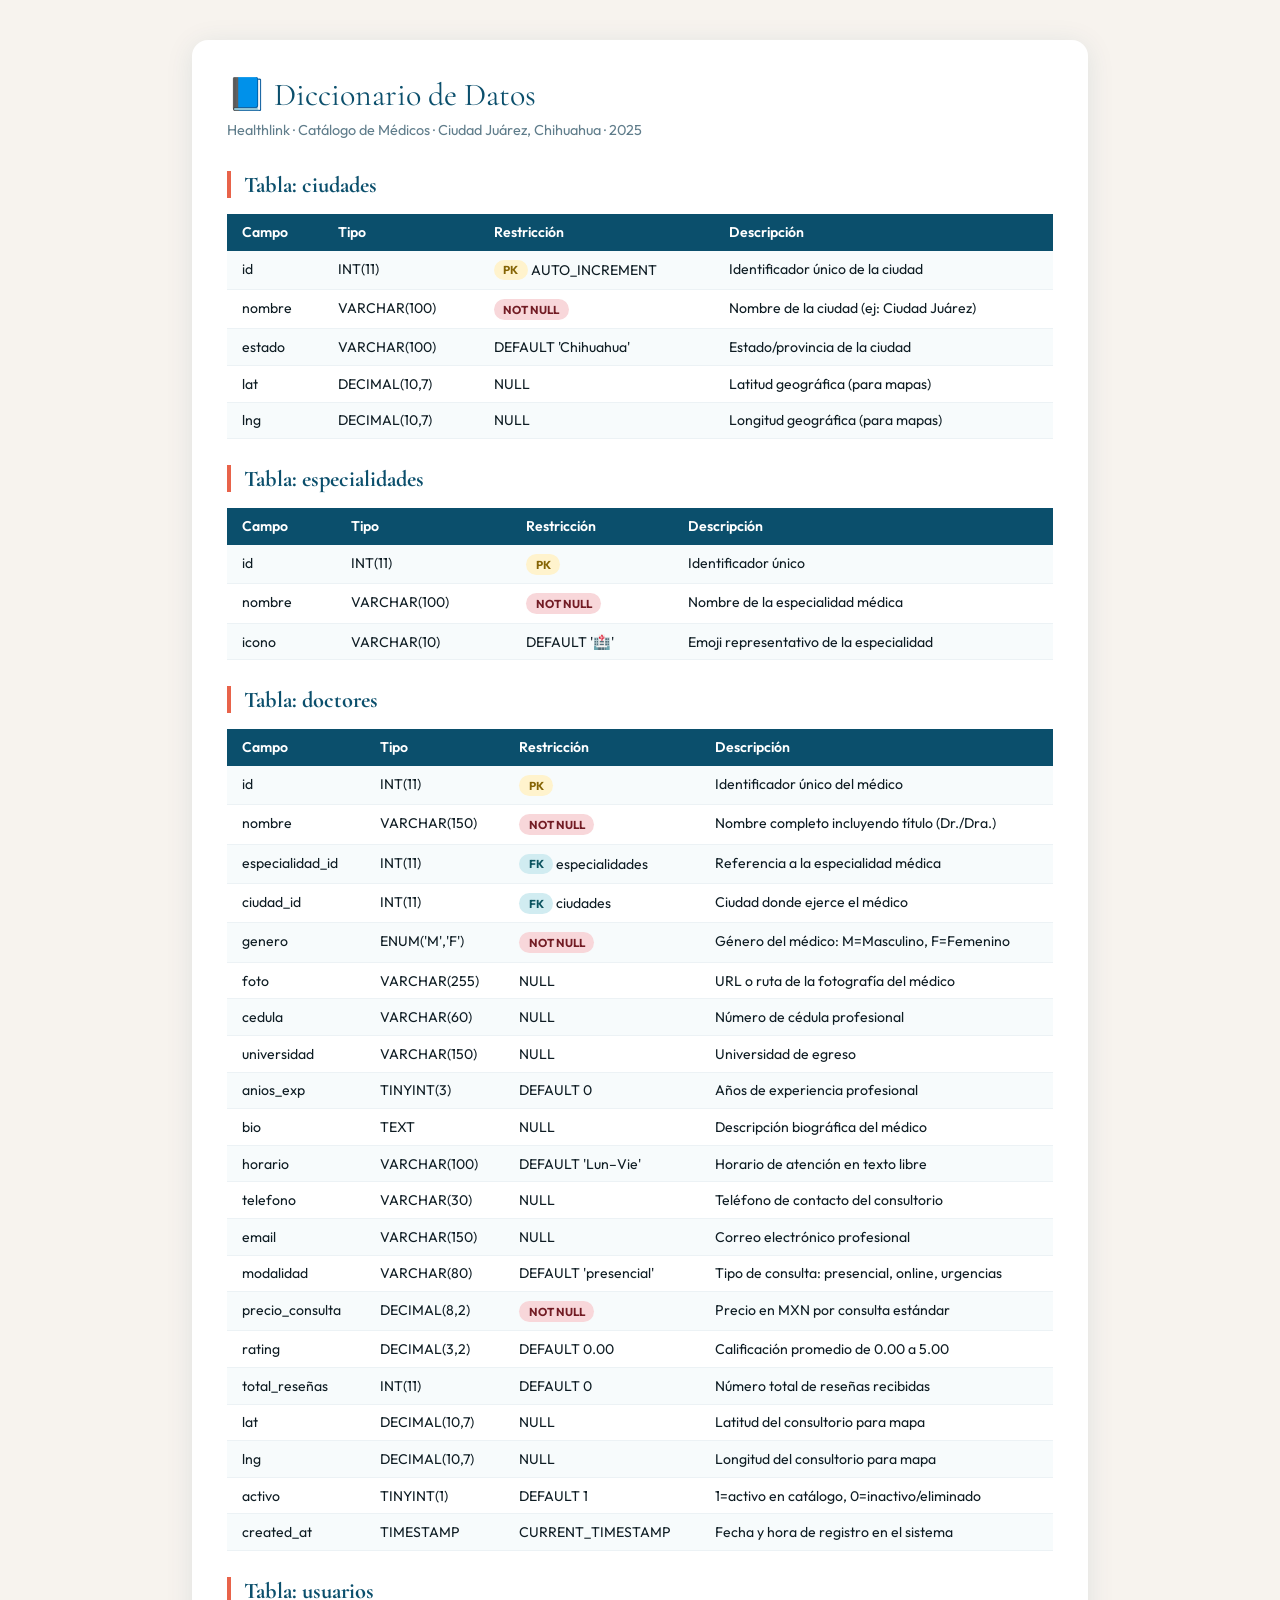
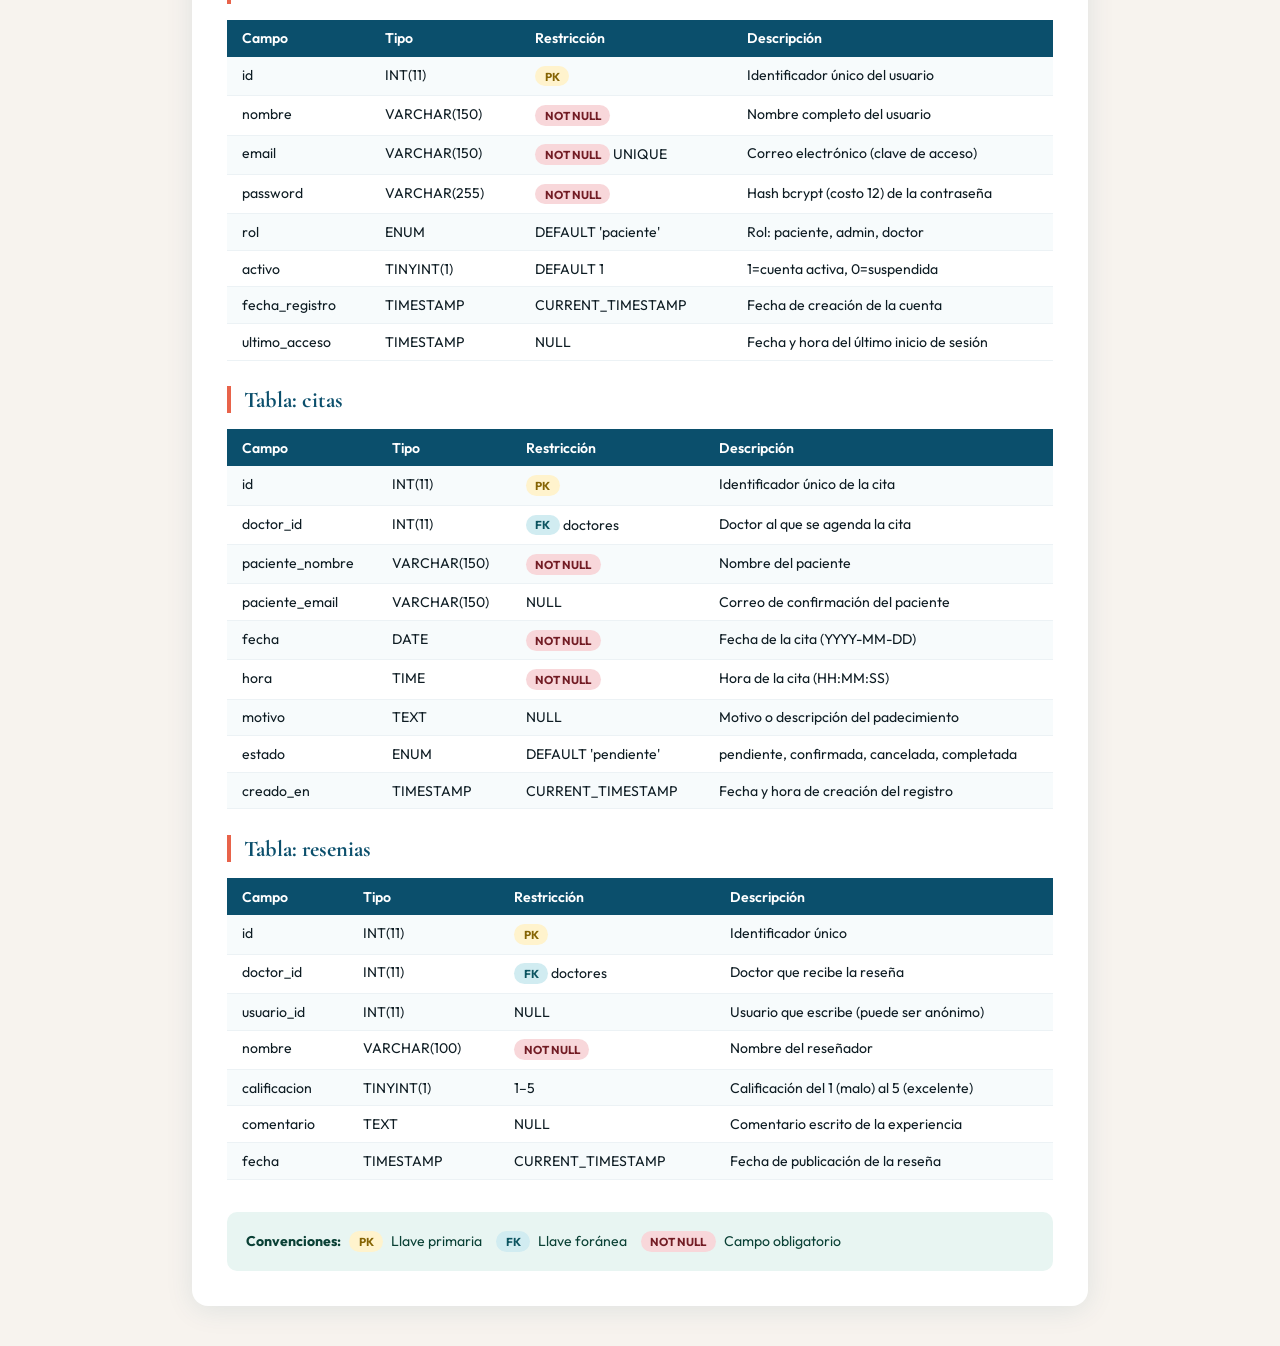
<file: diccionario_datos.html>
<!DOCTYPE html>
<html lang="es">
<head>
  <meta charset="UTF-8"/>
  <meta name="viewport" content="width=device-width,initial-scale=1.0"/>
  <title>Healthlink — Diccionario de Datos</title>
  <link rel="stylesheet" href="estilo.css"/>
  <style>
    body{background:#f7f3ee}
    .doc-wrap{max-width:960px;margin:2.5rem auto;padding:0 clamp(1rem,4%,2rem)}
    .doc-card{background:#fff;border-radius:16px;box-shadow:0 4px 28px rgba(11,79,108,.1);padding:2.2rem;margin-bottom:2rem}
    .doc-title{font-family:'Cormorant Garamond',serif;font-size:2rem;color:#0b4f6c;margin-bottom:.4rem}
    .doc-sub{color:#607d8b;font-size:.9rem;margin-bottom:2rem}
    h2{font-family:'Cormorant Garamond',serif;font-size:1.4rem;color:#0b4f6c;margin:1.6rem 0 1rem;border-left:4px solid #e8634a;padding-left:.8rem}
    table{width:100%;border-collapse:collapse;font-size:.88rem}
    th{background:#0b4f6c;color:#fff;padding:.6rem .9rem;text-align:left;font-weight:600}
    td{padding:.55rem .9rem;border-bottom:1px solid #ecf2f5;vertical-align:top}
    tr:nth-child(even) td{background:#f7fbfc}
    .badge{display:inline-block;padding:.18rem .6rem;border-radius:50px;font-size:.72rem;font-weight:700}
    .pk{background:#fff3cd;color:#856404}
    .fk{background:#d1ecf1;color:#0c5460}
    .nn{background:#f8d7da;color:#721c24}
  </style>
</head>
<body>

<div class="doc-wrap">
  <div class="doc-card">
    <div class="doc-title">📘 Diccionario de Datos</div>
    <div class="doc-sub">Healthlink · Catálogo de Médicos · Ciudad Juárez, Chihuahua · 2025</div>

    <!-- ciudades -->
    <h2>Tabla: ciudades</h2>
    <table>
      <tr><th>Campo</th><th>Tipo</th><th>Restricción</th><th>Descripción</th></tr>
      <tr><td>id</td><td>INT(11)</td><td><span class="badge pk">PK</span> AUTO_INCREMENT</td><td>Identificador único de la ciudad</td></tr>
      <tr><td>nombre</td><td>VARCHAR(100)</td><td><span class="badge nn">NOT NULL</span></td><td>Nombre de la ciudad (ej: Ciudad Juárez)</td></tr>
      <tr><td>estado</td><td>VARCHAR(100)</td><td>DEFAULT 'Chihuahua'</td><td>Estado/provincia de la ciudad</td></tr>
      <tr><td>lat</td><td>DECIMAL(10,7)</td><td>NULL</td><td>Latitud geográfica (para mapas)</td></tr>
      <tr><td>lng</td><td>DECIMAL(10,7)</td><td>NULL</td><td>Longitud geográfica (para mapas)</td></tr>
    </table>

    <!-- especialidades -->
    <h2>Tabla: especialidades</h2>
    <table>
      <tr><th>Campo</th><th>Tipo</th><th>Restricción</th><th>Descripción</th></tr>
      <tr><td>id</td><td>INT(11)</td><td><span class="badge pk">PK</span></td><td>Identificador único</td></tr>
      <tr><td>nombre</td><td>VARCHAR(100)</td><td><span class="badge nn">NOT NULL</span></td><td>Nombre de la especialidad médica</td></tr>
      <tr><td>icono</td><td>VARCHAR(10)</td><td>DEFAULT '🏥'</td><td>Emoji representativo de la especialidad</td></tr>
    </table>

    <!-- doctores -->
    <h2>Tabla: doctores</h2>
    <table>
      <tr><th>Campo</th><th>Tipo</th><th>Restricción</th><th>Descripción</th></tr>
      <tr><td>id</td><td>INT(11)</td><td><span class="badge pk">PK</span></td><td>Identificador único del médico</td></tr>
      <tr><td>nombre</td><td>VARCHAR(150)</td><td><span class="badge nn">NOT NULL</span></td><td>Nombre completo incluyendo título (Dr./Dra.)</td></tr>
      <tr><td>especialidad_id</td><td>INT(11)</td><td><span class="badge fk">FK</span> especialidades</td><td>Referencia a la especialidad médica</td></tr>
      <tr><td>ciudad_id</td><td>INT(11)</td><td><span class="badge fk">FK</span> ciudades</td><td>Ciudad donde ejerce el médico</td></tr>
      <tr><td>genero</td><td>ENUM('M','F')</td><td><span class="badge nn">NOT NULL</span></td><td>Género del médico: M=Masculino, F=Femenino</td></tr>
      <tr><td>foto</td><td>VARCHAR(255)</td><td>NULL</td><td>URL o ruta de la fotografía del médico</td></tr>
      <tr><td>cedula</td><td>VARCHAR(60)</td><td>NULL</td><td>Número de cédula profesional</td></tr>
      <tr><td>universidad</td><td>VARCHAR(150)</td><td>NULL</td><td>Universidad de egreso</td></tr>
      <tr><td>anios_exp</td><td>TINYINT(3)</td><td>DEFAULT 0</td><td>Años de experiencia profesional</td></tr>
      <tr><td>bio</td><td>TEXT</td><td>NULL</td><td>Descripción biográfica del médico</td></tr>
      <tr><td>horario</td><td>VARCHAR(100)</td><td>DEFAULT 'Lun–Vie'</td><td>Horario de atención en texto libre</td></tr>
      <tr><td>telefono</td><td>VARCHAR(30)</td><td>NULL</td><td>Teléfono de contacto del consultorio</td></tr>
      <tr><td>email</td><td>VARCHAR(150)</td><td>NULL</td><td>Correo electrónico profesional</td></tr>
      <tr><td>modalidad</td><td>VARCHAR(80)</td><td>DEFAULT 'presencial'</td><td>Tipo de consulta: presencial, online, urgencias</td></tr>
      <tr><td>precio_consulta</td><td>DECIMAL(8,2)</td><td><span class="badge nn">NOT NULL</span></td><td>Precio en MXN por consulta estándar</td></tr>
      <tr><td>rating</td><td>DECIMAL(3,2)</td><td>DEFAULT 0.00</td><td>Calificación promedio de 0.00 a 5.00</td></tr>
      <tr><td>total_reseñas</td><td>INT(11)</td><td>DEFAULT 0</td><td>Número total de reseñas recibidas</td></tr>
      <tr><td>lat</td><td>DECIMAL(10,7)</td><td>NULL</td><td>Latitud del consultorio para mapa</td></tr>
      <tr><td>lng</td><td>DECIMAL(10,7)</td><td>NULL</td><td>Longitud del consultorio para mapa</td></tr>
      <tr><td>activo</td><td>TINYINT(1)</td><td>DEFAULT 1</td><td>1=activo en catálogo, 0=inactivo/eliminado</td></tr>
      <tr><td>created_at</td><td>TIMESTAMP</td><td>CURRENT_TIMESTAMP</td><td>Fecha y hora de registro en el sistema</td></tr>
    </table>

    <!-- usuarios -->
    <h2>Tabla: usuarios</h2>
    <table>
      <tr><th>Campo</th><th>Tipo</th><th>Restricción</th><th>Descripción</th></tr>
      <tr><td>id</td><td>INT(11)</td><td><span class="badge pk">PK</span></td><td>Identificador único del usuario</td></tr>
      <tr><td>nombre</td><td>VARCHAR(150)</td><td><span class="badge nn">NOT NULL</span></td><td>Nombre completo del usuario</td></tr>
      <tr><td>email</td><td>VARCHAR(150)</td><td><span class="badge nn">NOT NULL</span> UNIQUE</td><td>Correo electrónico (clave de acceso)</td></tr>
      <tr><td>password</td><td>VARCHAR(255)</td><td><span class="badge nn">NOT NULL</span></td><td>Hash bcrypt (costo 12) de la contraseña</td></tr>
      <tr><td>rol</td><td>ENUM</td><td>DEFAULT 'paciente'</td><td>Rol: paciente, admin, doctor</td></tr>
      <tr><td>activo</td><td>TINYINT(1)</td><td>DEFAULT 1</td><td>1=cuenta activa, 0=suspendida</td></tr>
      <tr><td>fecha_registro</td><td>TIMESTAMP</td><td>CURRENT_TIMESTAMP</td><td>Fecha de creación de la cuenta</td></tr>
      <tr><td>ultimo_acceso</td><td>TIMESTAMP</td><td>NULL</td><td>Fecha y hora del último inicio de sesión</td></tr>
    </table>

    <!-- citas -->
    <h2>Tabla: citas</h2>
    <table>
      <tr><th>Campo</th><th>Tipo</th><th>Restricción</th><th>Descripción</th></tr>
      <tr><td>id</td><td>INT(11)</td><td><span class="badge pk">PK</span></td><td>Identificador único de la cita</td></tr>
      <tr><td>doctor_id</td><td>INT(11)</td><td><span class="badge fk">FK</span> doctores</td><td>Doctor al que se agenda la cita</td></tr>
      <tr><td>paciente_nombre</td><td>VARCHAR(150)</td><td><span class="badge nn">NOT NULL</span></td><td>Nombre del paciente</td></tr>
      <tr><td>paciente_email</td><td>VARCHAR(150)</td><td>NULL</td><td>Correo de confirmación del paciente</td></tr>
      <tr><td>fecha</td><td>DATE</td><td><span class="badge nn">NOT NULL</span></td><td>Fecha de la cita (YYYY-MM-DD)</td></tr>
      <tr><td>hora</td><td>TIME</td><td><span class="badge nn">NOT NULL</span></td><td>Hora de la cita (HH:MM:SS)</td></tr>
      <tr><td>motivo</td><td>TEXT</td><td>NULL</td><td>Motivo o descripción del padecimiento</td></tr>
      <tr><td>estado</td><td>ENUM</td><td>DEFAULT 'pendiente'</td><td>pendiente, confirmada, cancelada, completada</td></tr>
      <tr><td>creado_en</td><td>TIMESTAMP</td><td>CURRENT_TIMESTAMP</td><td>Fecha y hora de creación del registro</td></tr>
    </table>

    <!-- reseñas -->
    <h2>Tabla: resenias</h2>
    <table>
      <tr><th>Campo</th><th>Tipo</th><th>Restricción</th><th>Descripción</th></tr>
      <tr><td>id</td><td>INT(11)</td><td><span class="badge pk">PK</span></td><td>Identificador único</td></tr>
      <tr><td>doctor_id</td><td>INT(11)</td><td><span class="badge fk">FK</span> doctores</td><td>Doctor que recibe la reseña</td></tr>
      <tr><td>usuario_id</td><td>INT(11)</td><td>NULL</td><td>Usuario que escribe (puede ser anónimo)</td></tr>
      <tr><td>nombre</td><td>VARCHAR(100)</td><td><span class="badge nn">NOT NULL</span></td><td>Nombre del reseñador</td></tr>
      <tr><td>calificacion</td><td>TINYINT(1)</td><td>1–5</td><td>Calificación del 1 (malo) al 5 (excelente)</td></tr>
      <tr><td>comentario</td><td>TEXT</td><td>NULL</td><td>Comentario escrito de la experiencia</td></tr>
      <tr><td>fecha</td><td>TIMESTAMP</td><td>CURRENT_TIMESTAMP</td><td>Fecha de publicación de la reseña</td></tr>
    </table>

    <div style="margin-top:2rem;padding:1.2rem;background:#e8f5f2;border-radius:10px;font-size:.88rem;color:#0a4035">
      <strong>Convenciones:</strong>
      <span class="badge pk" style="margin:0 .3rem">PK</span> Llave primaria &nbsp;
      <span class="badge fk" style="margin:0 .3rem">FK</span> Llave foránea &nbsp;
      <span class="badge nn" style="margin:0 .3rem">NOT NULL</span> Campo obligatorio
    </div>
  </div>
</div>
</body>
</html>
</file>
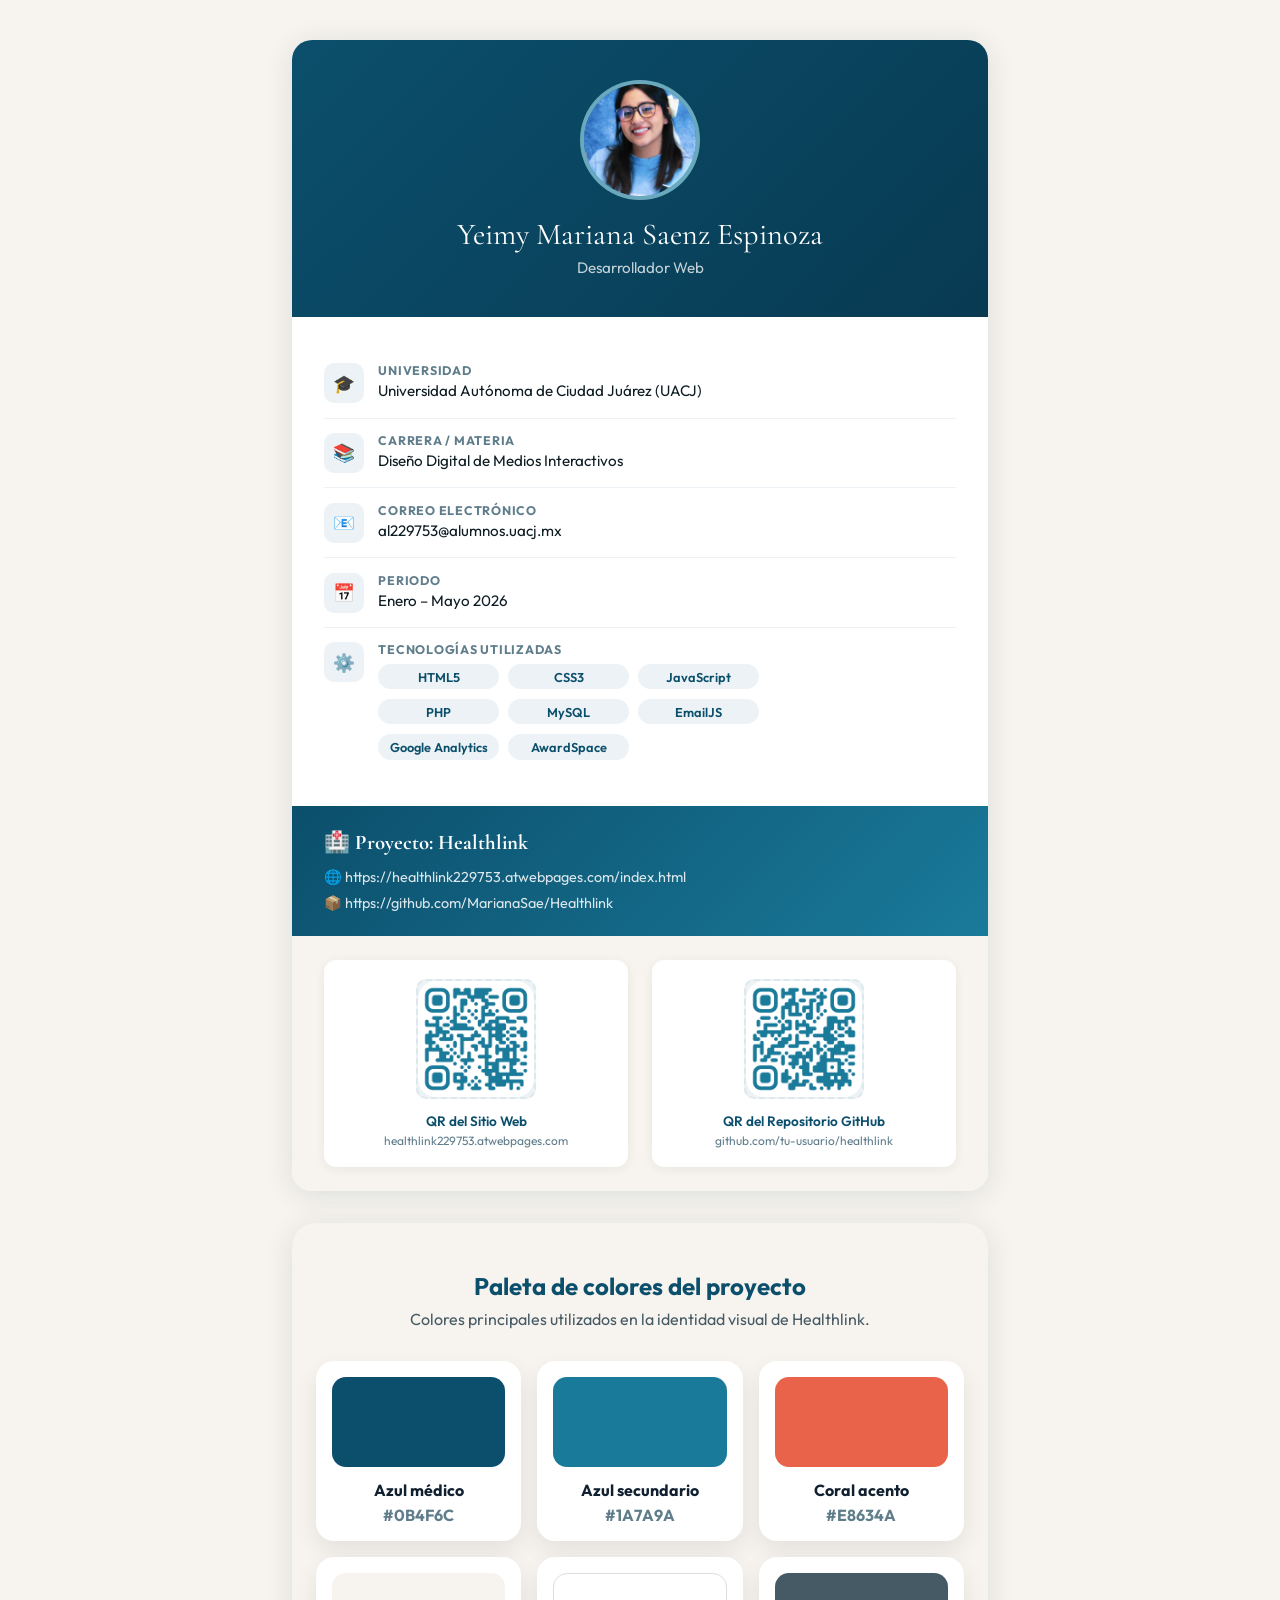
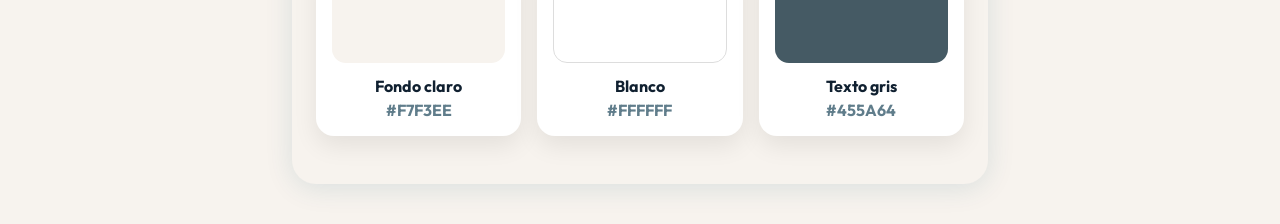
<file: ficha_desarrollador.html>
<!DOCTYPE html>
<html lang="es">
<head>
  <meta charset="UTF-8"/>
  <meta name="viewport" content="width=device-width,initial-scale=1.0"/>
  <title>Healthlink — Desarrollador</title>
  <link rel="stylesheet" href="estilo.css"/>
  <style>
    body{background:#f7f3ee}
    .doc-wrap{max-width:760px;margin:2.5rem auto;padding:0 clamp(1rem,4%,2rem)}
    .ficha-card{background:#fff;border-radius:20px;box-shadow:0 4px 28px rgba(11,79,108,.12);overflow:hidden}
    .ficha-header{background:linear-gradient(135deg,#0b4f6c,#083a52);padding:2.5rem;text-align:center;color:#fff}
  .ficha-avatar{
  width:120px;
  height:120px;
  border-radius:50%;
  border:4px solid rgba(255,255,255,.35);
  margin:0 auto 1rem;
  background:#1a7a9a;
  overflow:hidden;
  display:flex;
  align-items:center;
  justify-content:center;
}

.ficha-avatar img{
  width:100%;
  height:100%;
  object-fit:cover;
  display:block;
}
    .ficha-name{font-family:'Cormorant Garamond',serif;font-size:1.9rem;margin-bottom:.3rem}
    .ficha-role{color:rgba(255,255,255,.75);font-size:.95rem}
    .ficha-body{padding:2rem}
    .info-row{display:flex;gap:.9rem;align-items:flex-start;padding:.9rem 0;border-bottom:1px solid #ecf2f5}
    .info-row:last-child{border-bottom:none}
    .info-icon{width:40px;height:40px;border-radius:10px;background:#ecf2f5;display:flex;align-items:center;justify-content:center;font-size:1.1rem;flex-shrink:0}
    .info-label{font-size:.78rem;font-weight:700;color:#607d8b;text-transform:uppercase;letter-spacing:.06em;margin-bottom:.2rem}
    .info-val{font-size:.95rem}
    .tech-grid{display:grid;grid-template-columns:repeat(3,1fr);gap:.6rem;margin-top:.4rem}
    .tech-badge{background:#ecf2f5;color:#0b4f6c;padding:.3rem .7rem;border-radius:50px;font-size:.8rem;font-weight:600;text-align:center}
    .project-section{background:linear-gradient(135deg,#0b4f6c,#1a7a9a);padding:1.5rem 2rem;color:#fff}
    .project-section h3{font-family:'Cormorant Garamond',serif;font-size:1.3rem;margin-bottom:.8rem}
    .project-links{display:flex;flex-direction:column;gap:.5rem;font-size:.9rem}
    .project-links a{color:rgba(255,255,255,.85);display:flex;align-items:center;gap:.5rem}
    .project-links a:hover{color:#fff}
    .qr-grid{display:grid;grid-template-columns:1fr 1fr;gap:1.5rem;padding:1.5rem 2rem;background:#f7f3ee}
    .qr-item{background:#fff;border-radius:12px;padding:1.2rem;text-align:center;box-shadow:0 2px 12px rgba(0,0,0,.06)}
    .qr-placeholder{width:120px;height:120px;margin:0 auto .8rem;background:#ecf2f5;border-radius:10px;display:flex;align-items:center;justify-content:center;font-size:2rem;color:#0b4f6c;border:2px dashed #dde8ec}
    .qr-label{font-size:.85rem;font-weight:600;color:#0b4f6c}
    .qr-sub{font-size:.75rem;color:#607d8b;margin-top:.2rem}
          
          
          
          .dev-palette{
  padding: 3rem 1.5rem;
  background: #F7F3EE;
  border-radius: 24px;
  margin: 2rem auto;
  max-width: 1100px;
  text-align: center;
  box-shadow:0 4px 28px rgba(11,79,108,.12);
}

.dev-palette h2{
  color: #0b4f6c;
  margin-bottom: .5rem;
}

.dev-palette > p{
  color: #455a64;
  margin-bottom: 2rem;
}

.palette-grid{
  display: grid;
  grid-template-columns: repeat(auto-fit, minmax(160px, 1fr));
  gap: 1rem;
}

.color-card{
  background: #fff;
  border-radius: 18px;
  padding: 1rem;
  box-shadow: 0 10px 25px rgba(0,0,0,.08);
}

.color-card span{
  display: block;
  width: 100%;
  height: 90px;
  border-radius: 14px;
  margin-bottom: .8rem;
}

.color-card strong{
  color: #102030;
}

.color-card p{
  color: #607d8b;
  font-weight: 700;
  margin: .3rem 0 0;
}
          
        
 .qr-placeholder img{
  width:100%;
  height:100%;
  object-fit:contain;
  border-radius:18px;
}         
          
          
          
  </style>
</head>
<body>
<div class="doc-wrap">
  <div class="ficha-card">

    <!-- Header -->
    <div class="ficha-header">
      <div class="ficha-avatar">
            <img src="img/mariana.png" alt="">
      </div>
      <div class="ficha-name">Yeimy Mariana Saenz Espinoza</div>
      <div class="ficha-role">Desarrollador Web</div>
    </div>

    <!-- Información -->
    <div class="ficha-body">
      <div class="info-row">
        <div class="info-icon">🎓</div>
        <div>
          <div class="info-label">Universidad</div>
          <div class="info-val">Universidad Autónoma de Ciudad Juárez (UACJ)</div>
        </div>
      </div>
      <div class="info-row">
        <div class="info-icon">📚</div>
        <div>
          <div class="info-label">Carrera / Materia</div>
          <div class="info-val">Diseño Digital de Medios Interactivos</div>
        </div>
      </div>
      <div class="info-row">
        <div class="info-icon">📧</div>
        <div>
          <div class="info-label">Correo electrónico</div>
          <!-- EDITA aquí tu correo -->
          <div class="info-val"><a href="mailto:tucorreo@uacj.mx">al229753@alumnos.uacj.mx</a></div>
        </div>
      </div>
      <div class="info-row">
        <div class="info-icon">📅</div>
        <div>
          <div class="info-label">Periodo</div>
          <div class="info-val">Enero – Mayo 2026</div>
        </div>
      </div>
      <div class="info-row">
        <div class="info-icon">⚙️</div>
        <div>
          <div class="info-label">Tecnologías utilizadas</div>
          <div class="tech-grid">
            <span class="tech-badge">HTML5</span>
            <span class="tech-badge">CSS3</span>
            <span class="tech-badge">JavaScript</span>
            <span class="tech-badge">PHP</span>
            <span class="tech-badge">MySQL</span>
            <span class="tech-badge">EmailJS</span>
            <span class="tech-badge">Google Analytics</span>
            <span class="tech-badge">AwardSpace</span>
          </div>
        </div>
      </div>
    </div>

    <!-- Proyecto -->
    <div class="project-section">
      <h3>🏥 Proyecto: Healthlink</h3>
      <div class="project-links">
        <a href="https://healthlink229753.atwebpages.com/index.html" target="_blank">🌐 https://healthlink229753.atwebpages.com/index.html</a>
        <!-- EDITA aquí tu repositorio GitHub -->
        <a href="https://github.com/MarianaSae/Healthlink" target="_blank">📦 https://github.com/MarianaSae/Healthlink</a>
      </div>
    </div>

  <!-- QR codes -->
<div class="qr-grid">

  <div class="qr-item">

    <div class="qr-placeholder">
      <img src="img/Hlt.jpg" alt="🌐">
    </div>

    <div class="qr-label">QR del Sitio Web</div>

    <div class="qr-sub">
      healthlink229753.atwebpages.com
    </div>

  </div>

  <div class="qr-item">

    <div class="qr-placeholder">
      <img src="img/git.jpg" alt="📦">
    </div>

    <div class="qr-label">QR del Repositorio GitHub</div>

    <div class="qr-sub">
      github.com/tu-usuario/healthlink
    </div>

  </div>

</div>

  </div>
        
        
        
        
        
                <section class="dev-palette">
  <h2>Paleta de colores del proyecto</h2>
  <p>Colores principales utilizados en la identidad visual de Healthlink.</p>

  <div class="palette-grid">
    <div class="color-card">
      <span style="background:#0b4f6c;"></span>
      <strong>Azul médico</strong>
      <p>#0B4F6C</p>
    </div>

    <div class="color-card">
      <span style="background:#1a7a9a;"></span>
      <strong>Azul secundario</strong>
      <p>#1A7A9A</p>
    </div>

    <div class="color-card">
      <span style="background:#e8634a;"></span>
      <strong>Coral acento</strong>
      <p>#E8634A</p>
    </div>

    <div class="color-card">
      <span style="background:#F7F3EE;"></span>
      <strong>Fondo claro</strong>
      <p>#F7F3EE</p>
    </div>

    <div class="color-card">
      <span style="background:#ffffff;border:1px solid #ddd;"></span>
      <strong>Blanco</strong>
      <p>#FFFFFF</p>
    </div>

    <div class="color-card">
      <span style="background:#455a64;"></span>
      <strong>Texto gris</strong>
      <p>#455A64</p>
    </div>
  </div>
        
        </section> 
</div>

</body>
</html>
</file>
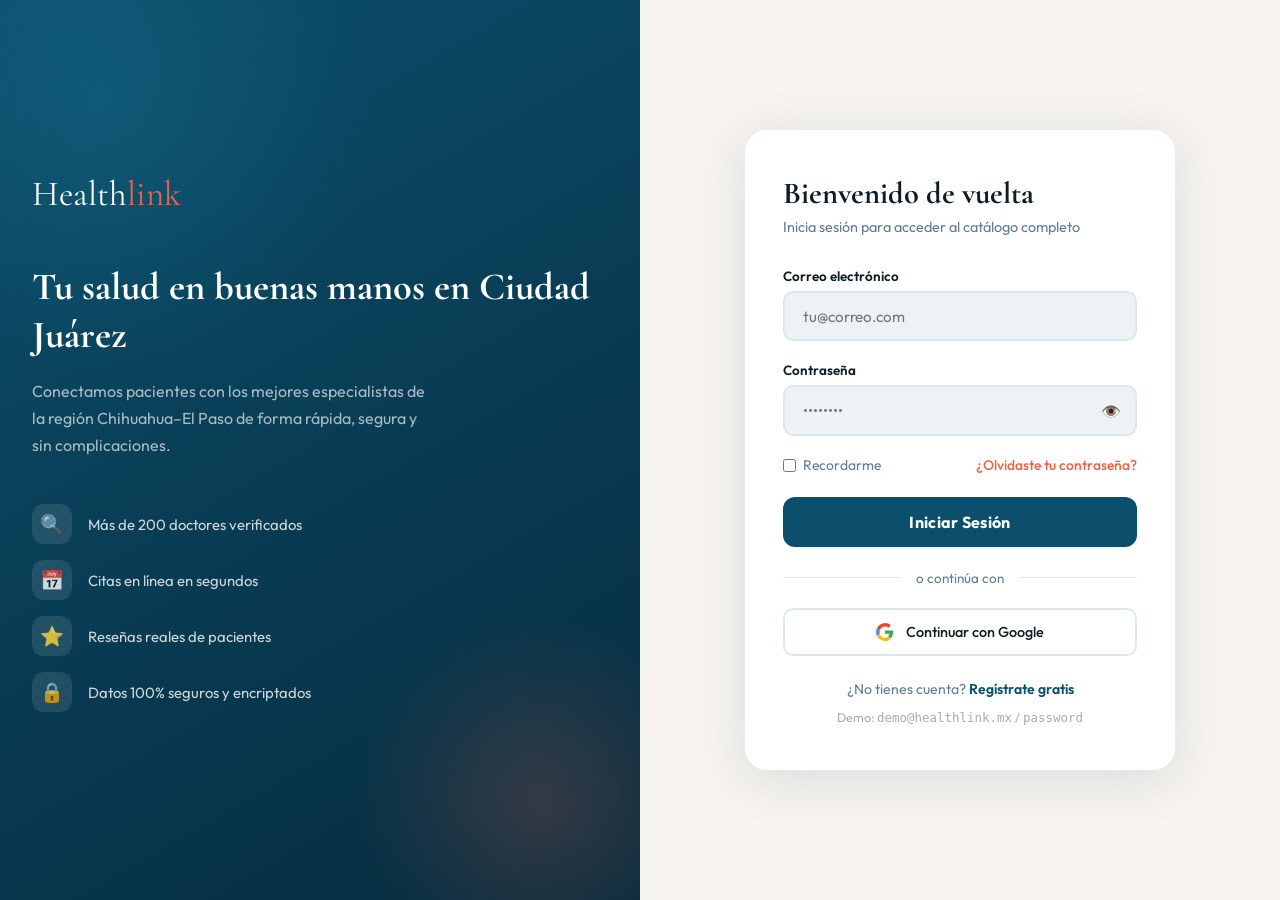
<file: login.html>
<!DOCTYPE html>
<html lang="es">
<head>
  <meta charset="UTF-8"/>
  <meta name="viewport" content="width=device-width,initial-scale=1.0"/>
  <title>Healthlink — Iniciar Sesión</title>
  <link rel="stylesheet" href="estilo.css"/>
  <!-- Google Analytics -->
  <script async src="https://www.googletagmanager.com/gtag/js?id=G-JDETFCBL00"></script>
  <script>
    window.dataLayer=window.dataLayer||[];
    function gtag(){dataLayer.push(arguments);}
    gtag('js',new Date()); gtag('config','G-JDETFCBL00');
  </script>
</head>
<body>

        
        
<div class="login-page">
        
        

  <!-- ── Panel izquierdo ── -->
  <div class="login-visual">
    <a href="index.html" class="lv-brand">
  Health<span>link</span>
</a>
    <h2 class="lv-headline">Tu salud en buenas manos en Ciudad Juárez</h2>
    <p class="lv-sub">Conectamos pacientes con los mejores especialistas de la región Chihuahua–El Paso de forma rápida, segura y sin complicaciones.</p>
    <div class="lv-features">
      <div class="lv-feature"><div class="lv-icon">🔍</div>Más de 200 doctores verificados</div>
      <div class="lv-feature"><div class="lv-icon">📅</div>Citas en línea en segundos</div>
      <div class="lv-feature"><div class="lv-icon">⭐</div>Reseñas reales de pacientes</div>
      <div class="lv-feature"><div class="lv-icon">🔒</div>Datos 100% seguros y encriptados</div>
    </div>
  </div>

  <!-- ── Panel derecho (formulario) ── -->
  <div class="login-form-wrap">
    <div class="login-box">
      <h2>Bienvenido de vuelta</h2>
      <p class="login-sub">Inicia sesión para acceder al catálogo completo</p>

      <div class="alert-box alert-error" id="loginAlert">
        <span>⚠️</span><span id="alertMsg">Credenciales incorrectas.</span>
      </div>
      <div class="alert-box alert-success" id="loginSuccess">
        <span>✅</span><span>Sesión iniciada. Redirigiendo…</span>
      </div>

      <!-- Email -->
      <div class="form-group">
        <label for="email">Correo electrónico</label>
        <input type="email" id="email" placeholder="tu@correo.com" autocomplete="email"/>
        <div class="field-error" id="emailErr">Ingresa un correo válido.</div>
      </div>

      <!-- Contraseña -->
      <div class="form-group">
        <label for="password">Contraseña</label>
        <div class="input-wrap">
          <input type="password" id="password" placeholder="••••••••" autocomplete="current-password"/>
          <button class="toggle-pass" id="togglePass" type="button" aria-label="Mostrar contraseña">👁️</button>
        </div>
        <div class="field-error" id="passErr">Mínimo 8 caracteres.</div>
      </div>

      <div class="form-row">
        <label class="remember"><input type="checkbox" id="rememberMe"/> Recordarme</label>
        <a href="#" class="link-coral">¿Olvidaste tu contraseña?</a>
      </div>

      <button class="login-btn" id="loginBtn" type="button">Iniciar Sesión</button>

      <div class="divider">o continúa con</div>

      <button class="social-login-btn" type="button">
        <svg width="18" height="18" viewBox="0 0 48 48">
          <path fill="#EA4335" d="M24 9.5c3.5 0 6.5 1.2 8.9 3.2l6.6-6.6C35.5 2.4 30.1 0 24 0 14.6 0 6.5 5.6 2.6 13.8l7.7 6C12 14 17.6 9.5 24 9.5z"/>
          <path fill="#34A853" d="M46.1 24.6c0-1.6-.1-3.2-.4-4.6H24v8.8h12.4c-.5 2.8-2.1 5.2-4.5 6.8l7 5.4c4.1-3.8 6.5-9.4 6.5-16.4h.7z"/>
          <path fill="#4A90D9" d="M10.3 28.2A14.6 14.6 0 0 1 9.5 24c0-1.4.2-2.8.6-4.1l-7.7-6C.9 16.6 0 20.2 0 24s.9 7.4 2.5 10.5l7.8-6.3z"/>
          <path fill="#FBBC05" d="M24 48c6.1 0 11.3-2 15-5.4l-7-5.4c-2 1.4-4.5 2.2-8 2.2-6.4 0-11.9-4.3-13.8-10.2l-7.8 6.3C6.5 42.4 14.6 48 24 48z"/>
        </svg>
        Continuar con Google
      </button>

      <p class="register-link">¿No tienes cuenta? <a href="registro.html">Regístrate gratis</a></p>

      <!-- Demo hint -->
      <p style="text-align:center;font-size:.78rem;color:#aaa;margin-top:.8rem">
        Demo: <code>demo@healthlink.mx</code> / <code>password</code>
      </p>
    </div>
  </div>

</div><!-- /login-page -->

<script>
/* ── Toggle contraseña ── */
document.getElementById('togglePass').addEventListener('click', function(){
  const inp = document.getElementById('password');
  const show = inp.type === 'password';
  inp.type = show ? 'text' : 'password';
  this.textContent = show ? '🙈' : '👁️';
});

/* ── Helpers ── */
function showAlert(id){ document.getElementById(id).classList.add('show'); }
function hideAlerts(){ ['loginAlert','loginSuccess'].forEach(id => document.getElementById(id).classList.remove('show')); }
function fieldErr(id, show){ document.getElementById(id).classList.toggle('show', show); }

/* ── Login ── */
document.getElementById('loginBtn').addEventListener('click', doLogin);
['email','password'].forEach(id => {
  document.getElementById(id).addEventListener('keydown', e => { if(e.key==='Enter') doLogin(); });
});

async function doLogin(){
  hideAlerts();
  const email = document.getElementById('email').value.trim();
  const pass  = document.getElementById('password').value;
  let ok = true;

  fieldErr('emailErr', !/^[^\s@]+@[^\s@]+\.[^\s@]+$/.test(email));
  if(!/^[^\s@]+@[^\s@]+\.[^\s@]+$/.test(email)) ok=false;
  fieldErr('passErr', pass.length < 8);
  if(pass.length < 8) ok=false;
  if(!ok) return;

  const btn = document.getElementById('loginBtn');
  btn.textContent = 'Verificando…'; btn.disabled = true;

  try {
    const res  = await fetch('auth.php', {
      method:'POST',
      headers:{'Content-Type':'application/json'},
      body: JSON.stringify({ action:'login', email, password:pass })
    });
    const data = await res.json();

    if(data.ok){
      if(document.getElementById('rememberMe').checked){
        localStorage.setItem('hl_user', JSON.stringify(data.data));
      } else {
        sessionStorage.setItem('hl_user', JSON.stringify(data.data));
      }
      showAlert('loginSuccess');
      gtag('event','login',{method:'email'});
      setTimeout(()=>{ window.location.href='index.html'; }, 1200);
    } else {
      document.getElementById('alertMsg').textContent = data.msg || 'Credenciales incorrectas.';
      showAlert('loginAlert');
      btn.textContent='Iniciar Sesión'; btn.disabled=false;
    }
  } catch(e){
    document.getElementById('alertMsg').textContent='Error de red. Inténtalo de nuevo.';
    showAlert('loginAlert');
    btn.textContent='Iniciar Sesión'; btn.disabled=false;
  }
}

/* ── Redirigir si ya tiene sesión ── */
if(localStorage.getItem('hl_user')||sessionStorage.getItem('hl_user')){
  window.location.href='index.html';
}
</script>
</body>
</html>
</file>
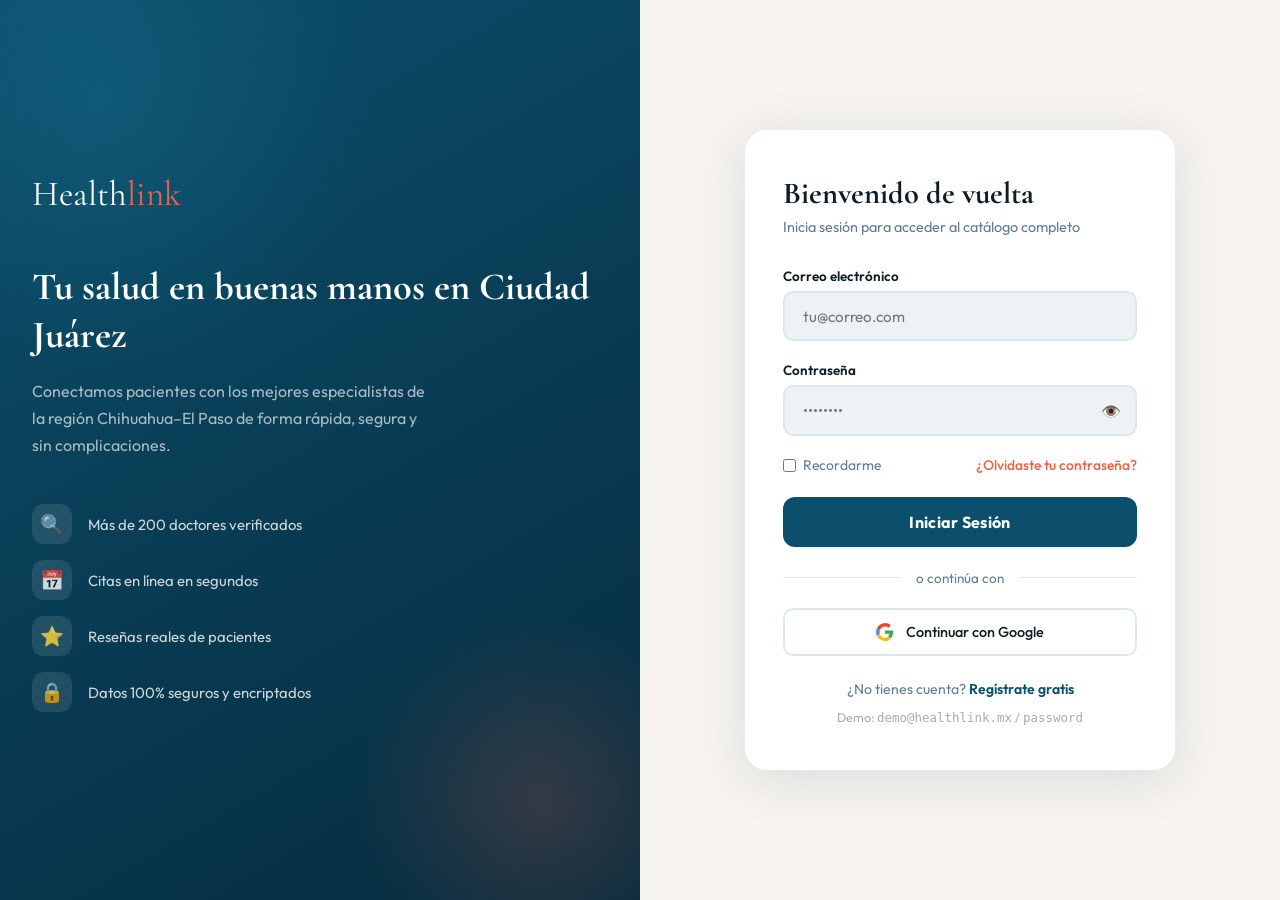
<file: perfil.html>
<!DOCTYPE html>
<html lang="es">

<head>
    <meta charset="UTF-8">
    <meta name="viewport" content="width=device-width, initial-scale=1.0">

    <title>Mi Perfil | Healthlink</title>

    <link rel="stylesheet" href="perfil.css">

    <link rel="preconnect" href="https://fonts.googleapis.com">
    <link href="https://fonts.googleapis.com/css2?family=Poppins:wght@300;400;500;600;700&display=swap"
        rel="stylesheet">

</head>

<body>

    <!-- SIDEBAR -->
    <aside class="sidebar">

        <div class="logo">
            <span>Health</span>link
        </div>

        <div class="profile-mini">
            <img id="avatarMini" src="https://ui-avatars.com/api/?background=0b4f6c&color=fff&size=200" alt="">

            <h3 id="userMiniName">Usuario</h3>
            <p>Paciente Premium</p>
        </div>

        <nav class="menu">

            <a href="index.html" class="active">
                🏠 Inicio
            </a>

            <a href="#appointmentsContainer">
                📅 Mis citas
            </a>

            <a href="index.html#buscar">
                🔍 Buscar médicos
            </a>

            <a href="#">
                ❤️ Favoritos
            </a>

            <a href="#">
                ⚙️ Configuración
            </a>

        </nav>

        <button class="logout-btn" onclick="logout()">
            Cerrar sesión
        </button>

    </aside>

    <!-- MAIN -->
    <main class="main-content">

        <!-- TOPBAR -->
        <header class="topbar">

            <div>
                <h1>👋 Bienvenido de nuevo</h1>
                <p>Gestiona tus citas y especialistas desde un solo lugar.</p>
                <a href="index.html#buscar" class="buscar-btn">
                    🔍 Buscar especialistas
                </a>
            </div>

            <div class="top-actions">
                <button class="top-btn">🔔</button>
                <button class="top-btn">💬</button>
            </div>

        </header>

        <!-- STATS -->
        <section class="stats-grid">

            <div class="stat-card">
                <h2>12</h2>
                <p>Citas realizadas</p>
            </div>

            <div class="stat-card">
                <h2>4</h2>
                <p>Médicos favoritos</p>
            </div>

            <div class="stat-card">
                <h2>3</h2>
                <p>Próximas consultas</p>
            </div>

            <div class="stat-card">
                <h2>98%</h2>
                <p>Satisfacción</p>
            </div>

        </section>

        <!-- PROFILE -->
        <section class="profile-card">

            <div class="profile-header">

                <img id="avatar" src="https://ui-avatars.com/api/?background=0b4f6c&color=fff&size=200" alt="">

                <div>
                    <h2 id="userName">Usuario</h2>
                    <span class="badge">Paciente Verificado</span>
                </div>

            </div>

            <div class="profile-grid">

                <div class="info-box">
                    <label>Correo electrónico</label>
                    <p id="userEmail">correo@ejemplo.com</p>
                </div>

                <div class="info-box">
                    <label>Ciudad</label>
                    <p>Ciudad Juárez</p>
                </div>

                <div class="info-box">
                    <label>Membresía</label>
                    <p>Premium</p>
                </div>

                <div class="info-box">
                    <label>Registro</label>
                    <p>Enero 2025</p>
                </div>

            </div>

        </section>

        <!-- APPOINTMENTS -->
        <section class="appointments">

            <div class="section-title">
                <h2>📅 Próximas citas</h2>
                <button>Ver todas</button>
            </div>

            <div id="appointmentsContainer">

            </div>



        </section>

    </main>

    <script>

        const user =
            JSON.parse(localStorage.getItem('hl_user')
                || sessionStorage.getItem('hl_user'));

        if (!user) {
            window.location.href = 'login.html';
        }

        document.getElementById('userName').textContent =
            user.name || user.nombre;

        document.getElementById('userMiniName').textContent =
            user.name || user.nombre;

        document.getElementById('userEmail').textContent =
            user.email;

        const avatar =
            `https://ui-avatars.com/api/?name=${encodeURIComponent(user.name || user.nombre)}&background=0b4f6c&color=fff&size=200`;

        document.getElementById('avatar').src = avatar;
        document.getElementById('avatarMini').src = avatar;

        function logout() {

            localStorage.removeItem('hl_user');
            sessionStorage.removeItem('hl_user');

            window.location.href = 'login.html';
        }

        loadAppointments();

        async function loadAppointments() {

            try {

                const res = await fetch(
                    `obtener_citas.php?usuario_id=${user.id}&email=${encodeURIComponent(user.email || '')}`
                );

                const data = await res.json();

                const container =
                    document.getElementById('appointmentsContainer');

                if (!data.ok || !data.data.length) {

                    container.innerHTML =
                        `<p>No tienes citas agendadas.</p>`;

                    return;
                }

                container.innerHTML =
                    data.data.map(c => `

        <div class="appointment-card">

            <img src="${c.doctor_foto || 'https://ui-avatars.com/api/?name=Doctor&background=0b4f6c&color=fff'}">

            <div>
                <h3>${c.doctor_nombre || 'Doctor'}</h3>
                <p>${c.especialidad || 'Consulta médica'} · ${c.fecha}</p>
            </div>

            <div class="appointment-date">
                ${c.hora}
            </div>

        </div>

        `).join('');

            } catch (err) {

                console.log(err);

            }

        }

    </script>

</body>

</html>
</file>
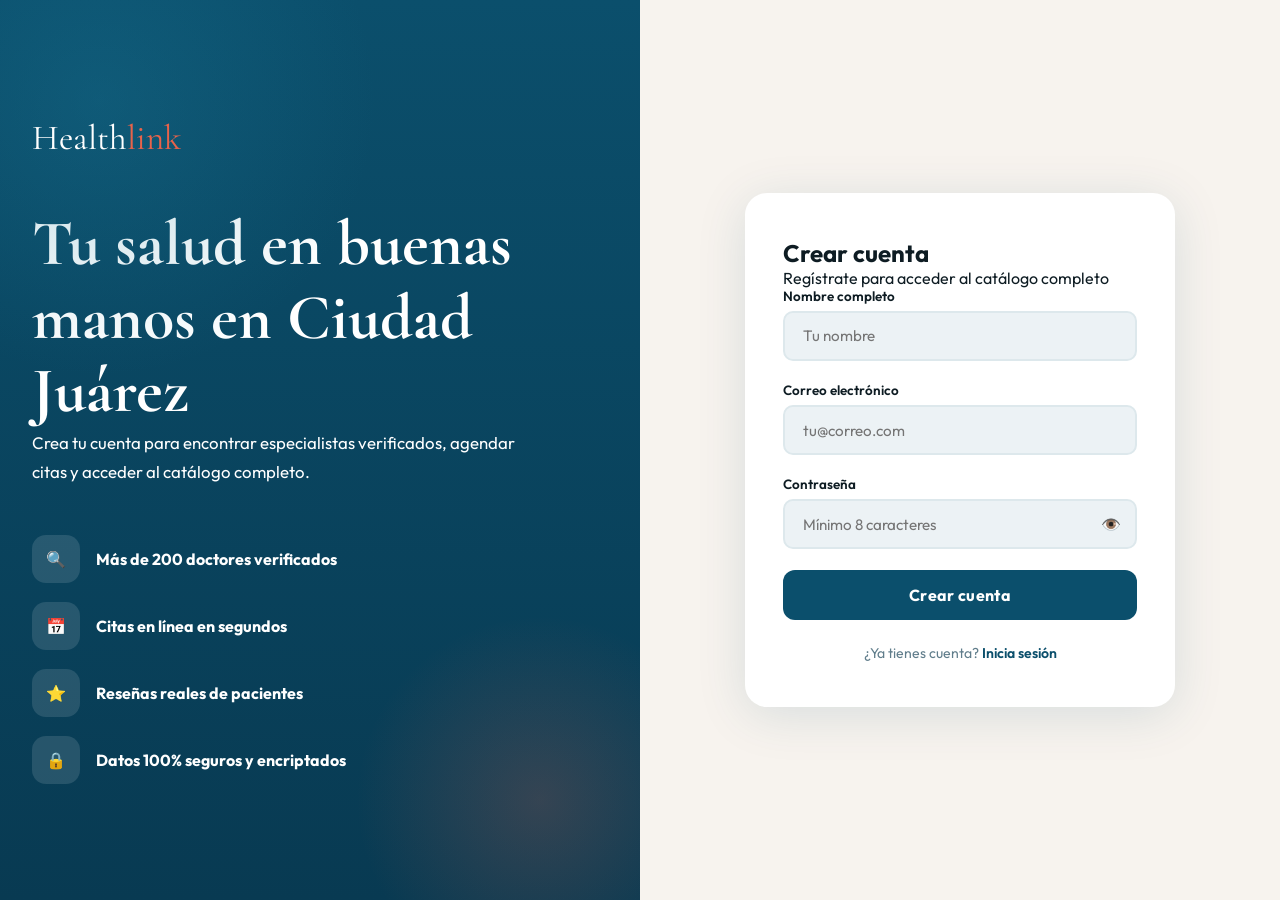
<file: registro.html>
<!DOCTYPE html>
<html lang="es">
<head>
  <meta charset="UTF-8"/>
  <meta name="viewport" content="width=device-width,initial-scale=1.0"/>
  <title>Registro | Healthlink</title>
  <link rel="stylesheet" href="estilo.css"/>
        
        <style>
                .login-page .login-visual{
  background: linear-gradient(180deg, #0b4f6c 0%, #083a52 100%) !important;
  color: white !important;
}

.login-page .login-visual *{
  color: white !important;
}

.login-page .login-visual .lv-brand span{
  color: #e8634a !important;
}

.login-page .login-visual .lv-point span{
  color: white !important;
}
    
.login-visual h1{
  font-family:'Cormorant Garamond', serif !important;
  font-weight:700 !important;
  font-size:clamp(2.8rem,5vw,4.2rem) !important;
  line-height:1.15 !important;
  max-width:760px !important;
}

.login-visual p{
  font-size:1.05rem !important;
  line-height:1.75 !important;
  max-width:520px !important;
  color:rgba(255,255,255,.82) !important;
}

.lv-points{
  display:flex !important;
  flex-direction:column !important;
  gap:1.2rem !important;
  margin-top:3rem !important;
}

.lv-point{
  display:flex !important;
  align-items:center !important;
  gap:1rem !important;
  color:#fff !important;
  font-weight:700 !important;
}

.lv-point span{
  width:48px !important;
  height:48px !important;
  border-radius:14px !important;
  display:flex !important;
  align-items:center !important;
  justify-content:center !important;
  background:rgba(255,255,255,.12) !important;
}               
                
                
                </style>
</head>
<body>

<div class="login-page">

  <section class="login-visual">
  <a href="index.html" class="lv-brand">
  Health<span>link</span>
</a>

  <h1>Tu salud en buenas manos en Ciudad Juárez</h1>

  <p>
    Crea tu cuenta para encontrar especialistas verificados,
    agendar citas y acceder al catálogo completo.
  </p>

  <div class="lv-points">
    <div class="lv-point"><span>🔍</span> Más de 200 doctores verificados</div>
    <div class="lv-point"><span>📅</span> Citas en línea en segundos</div>
    <div class="lv-point"><span>⭐</span> Reseñas reales de pacientes</div>
    <div class="lv-point"><span>🔒</span> Datos 100% seguros y encriptados</div>
  </div>
</section>

  <section class="login-form-wrap">
    <div class="login-box">

      <h1>Crear cuenta</h1>
      <p class="login-subtitle">Regístrate para acceder al catálogo completo</p>

      <div class="alert" id="registerMsg" style="display:none;"></div>

      <form id="registerForm">

        <div class="form-group">
          <label for="name">Nombre completo</label>
          <input type="text" id="name" placeholder="Tu nombre" required>
        </div>

        <div class="form-group">
          <label for="email">Correo electrónico</label>
          <input type="email" id="email" placeholder="tu@correo.com" required>
        </div>

        <div class="form-group">
          <label for="password">Contraseña</label>
          <div class="input-wrap">
            <input type="password" id="password" placeholder="Mínimo 8 caracteres" required>
            <button type="button" class="toggle-pass" onclick="toggleRegisterPass()">👁️</button>
          </div>
        </div>

        <button class="login-btn" type="submit">Crear cuenta</button>

      </form>

      <p class="register-link">
        ¿Ya tienes cuenta?
        <a href="login.html">Inicia sesión</a>
      </p>

    </div>
  </section>

</div>

<script>
function toggleRegisterPass(){
  const input = document.getElementById('password');
  input.type = input.type === 'password' ? 'text' : 'password';
}

document.getElementById('registerForm').addEventListener('submit', async e => {
  e.preventDefault();

  const msg = document.getElementById('registerMsg');

  const data = {
    name: document.getElementById('name').value.trim(),
    email: document.getElementById('email').value.trim(),
    password: document.getElementById('password').value.trim()
  };

  if(data.password.length < 8){
    msg.style.display = 'block';
    msg.className = 'alert error';
    msg.textContent = '⚠️ La contraseña debe tener mínimo 8 caracteres.';
    return;
  }

  try{
    const res = await fetch('registro.php', {
      method: 'POST',
      headers: {'Content-Type':'application/json'},
      body: JSON.stringify(data)
    });

    const result = await res.json();

    if(!result.ok){
      msg.style.display = 'block';
      msg.className = 'alert error';
      msg.textContent = '⚠️ ' + (result.message || result.error || 'No se pudo crear la cuenta.');
      return;
    }

    msg.style.display = 'block';
    msg.className = 'alert success';
    msg.textContent = '✅ Cuenta creada correctamente. Redirigiendo...';

    setTimeout(() => {
      window.location.href = 'login.html';
    }, 1200);

  }catch(error){
    msg.style.display = 'block';
    msg.className = 'alert error';
    msg.textContent = '⚠️ Error de red. Inténtalo de nuevo.';
  }
});
</script>

</body>
</html>
</file>
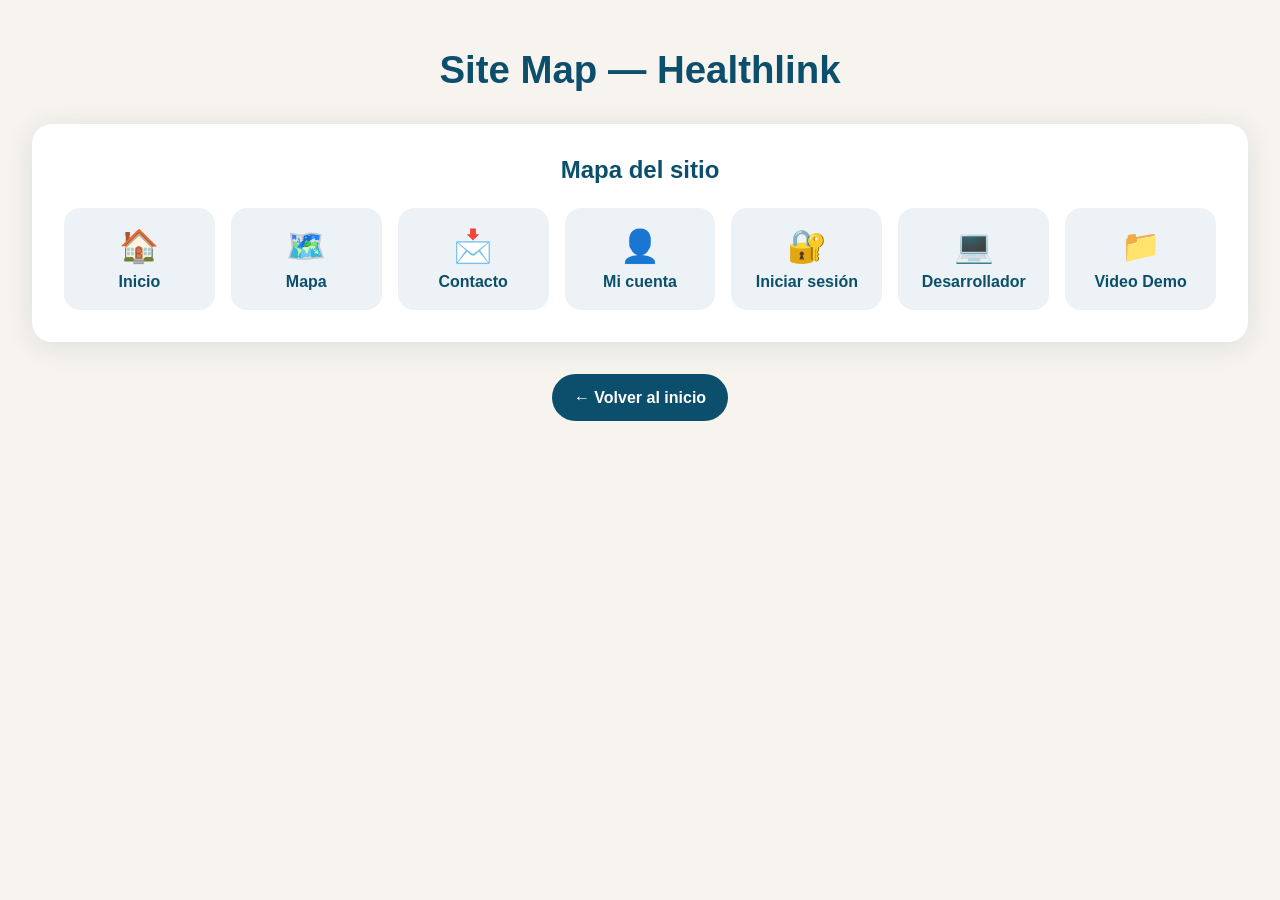
<file: sitemap.html>
<!DOCTYPE html>
<html lang="es">
<head>
<meta charset="UTF-8">
<meta name="viewport" content="width=device-width, initial-scale=1.0">
<title>Site Map — Healthlink</title>
<link rel="stylesheet" href="estilo.css">

<style>
body{
  margin:0;
  background:#f7f3ee;
  font-family:Poppins, Arial, sans-serif;
  color:#102030;
}

.sitemap-page{
  padding:3rem 2rem;
  text-align:center;
  overflow-x:auto;
}

.sitemap-title h1{
  margin:0;
  color:#0b4f6c;
  font-size:2.4rem;
}

.sitemap-title p{
  color:#607d8b;
  margin:.4rem 0 2.5rem;
}

.sitemap{
  min-width:1150px;
  position:relative;
  padding:1rem 0 3rem;
}

.node{
  width:170px;
  height:95px;
  background:#fff;
  border:2px solid #102030;
  border-radius:12px;
  display:flex;
  align-items:center;
  justify-content:center;
  text-align:center;
  font-weight:800;
  box-shadow:0 10px 25px rgba(0,0,0,.06);
}

.main-node{
  margin:0 auto;
  width:190px;
  height:110px;
  flex-direction:column;
}

.main-node span{
  color:#e8634a;
}

.vertical-main{
  width:2px;
  height:55px;
  background:#555;
  margin:0 auto;
}

.horizontal-line{
  width:92%;
  height:2px;
  background:#555;
  margin:0 auto;
}

.top-row{
  display:grid;
  grid-template-columns:repeat(7, 170px);
  gap:32px;
  justify-content:center;
  margin-top:2rem;
  position:relative;
}

.top-item{
  position:relative;
  display:flex;
  justify-content:center;
}

.top-item::before{
  content:"";
  position:absolute;
  top:0;
  left:50%;
  width:2px;
  height:0;
  background:transparent;
}
.sub-row{
  display:grid;
  grid-template-columns:170px 170px;
  gap:32px;
  justify-content:center;
  margin-top:28px;
  position:relative;
}

.sub-row .node{
  height:90px;
}

.system-divider{
  border-top:2px dashed #c8c8c8;
  margin:3.2rem auto 2rem;
  width:95%;
}

.system-row{
  display:grid;
  grid-template-columns:repeat(2,170px);
  gap:32px;
  justify-content:center;
}

.legend{
  display:flex;
  justify-content:center;
  gap:1rem;
  flex-wrap:wrap;
  margin-bottom:2rem;
}

.legend span{
  background:#fff;
  border:1px solid #d8e2e8;
  padding:.5rem .9rem;
  border-radius:999px;
  font-size:.85rem;
  color:#455a64;
}

.back-btn{
  display:inline-block;
  margin-top:2rem;
  background:#0b4f6c;
  color:#fff;
  text-decoration:none;
  padding:.9rem 1.4rem;
  border-radius:999px;
  font-weight:700;
}
        
        .sitemap-section{
  margin-top: 2rem;
  background: #fff;
  border-radius: 20px;
  padding: 2rem;
  box-shadow: 0 4px 28px rgba(11,79,108,.12);
}

.sitemap-section h2{
  text-align: center;
  color: #0b4f6c;
  margin-bottom: 1.5rem;
}

.sitemap-grid{
  display: grid;
  grid-template-columns: repeat(auto-fit, minmax(150px,1fr));
  gap: 1rem;
}

.sitemap-item{
  background: #ecf2f5;
  border-radius: 16px;
  padding: 1.2rem;
  text-align: center;
  color: #0b4f6c;
  text-decoration: none;
  font-weight: 700;
  transition: .3s ease;
}

.sitemap-item span{
  display: block;
  font-size: 2rem;
  margin-bottom: .5rem;
}

.sitemap-item:hover{
  background: #0b4f6c;
  color: white;
  transform: translateY(-4px);
}
        
        
</style>
</head>

<body>

<div class="sitemap-page">

  <div class="sitemap-title">
    <h1>Site Map — Healthlink</h1>
  </div>


  <section class="sitemap-section">
  <h2>Mapa del sitio</h2>

  <div class="sitemap-grid">

    <a href="index.html" class="sitemap-item">
      <span>🏠</span>
      <strong>Inicio</strong>
    </a>

    <a href="geolocalizacion.html" class="sitemap-item">
      <span>🗺️</span>
      <strong>Mapa</strong>
    </a>

    <a href="contacto.html" class="sitemap-item">
      <span>📩</span>
      <strong>Contacto</strong>
    </a>

    <a href="perfil.html" class="sitemap-item">
      <span>👤</span>
      <strong>Mi cuenta</strong>
    </a>

    <a href="login.html" class="sitemap-item">
      <span>🔐</span>
      <strong>Iniciar sesión</strong>
    </a>

    <a href="ficha_desarrollador.html" class="sitemap-item">
      <span>💻</span>
      <strong>Desarrollador</strong>
    </a>
          
     <a href="https://drive.google.com/drive/folders/10ig3YrRnacvc74HkIXglzccjKoBqDcop?usp=sharing" class="sitemap-item" target="_blank">
    
  <span>📁</span>
  <strong>Video Demo</strong>
  </a>

  </div>
</section>

  <a href="index.html" class="back-btn">← Volver al inicio</a>

</div>

</body>
</html>
</file>
<file: perfil.css>
*{
margin:0;
padding:0;
box-sizing:border-box;
font-family:'Poppins',sans-serif;
}

body{
background:#f4f7fb;
display:flex;
min-height:100vh;
color:#1e293b;
}

/* SIDEBAR */

.sidebar{
width:280px;
background:#0b4f6c;
padding:30px;
display:flex;
flex-direction:column;
justify-content:space-between;
color:white;
}

.logo{
font-size:2rem;
font-weight:700;
margin-bottom:40px;
}

.logo span{
color:#5eead4;
}

.profile-mini{
text-align:center;
}

.profile-mini img{
width:90px;
height:90px;
border-radius:50%;
margin-bottom:15px;
border:4px solid rgba(255,255,255,.2);
}

.profile-mini h3{
font-size:1.1rem;
}

.profile-mini p{
opacity:.7;
font-size:.9rem;
margin-top:4px;
}

.menu{
display:flex;
flex-direction:column;
gap:12px;
margin-top:40px;
}

.menu a{
text-decoration:none;
color:white;
padding:14px 18px;
border-radius:14px;
transition:.3s;
font-weight:500;
}

.menu a:hover,
.menu .active{
background:rgba(255,255,255,.15);
}

.logout-btn{
margin-top:40px;
padding:14px;
border:none;
border-radius:14px;
background:#ef4444;
color:white;
font-weight:600;
cursor:pointer;
transition:.3s;
}

.logout-btn:hover{
transform:translateY(-2px);
}

/* MAIN */

.main-content{
flex:1;
padding:40px;
}

/* TOPBAR */

.topbar{
display:flex;
justify-content:space-between;
align-items:center;
margin-bottom:35px;
}

.topbar h1{
font-size:2rem;
color:#0f172a;
}

.topbar p{
margin-top:6px;
color:#64748b;
}

.top-actions{
display:flex;
gap:12px;
}

.top-btn{
width:50px;
height:50px;
border:none;
border-radius:16px;
background:white;
font-size:1.2rem;
cursor:pointer;
box-shadow:0 10px 25px rgba(0,0,0,.05);
}

/* STATS */

.stats-grid{
display:grid;
grid-template-columns:repeat(auto-fit,minmax(200px,1fr));
gap:20px;
margin-bottom:35px;
}

.stat-card{
background:white;
padding:28px;
border-radius:24px;
box-shadow:0 10px 30px rgba(0,0,0,.05);
}

.stat-card h2{
font-size:2rem;
color:#0b4f6c;
margin-bottom:10px;
}

/* PROFILE */

.profile-card{
background:white;
padding:35px;
border-radius:30px;
box-shadow:0 10px 30px rgba(0,0,0,.05);
margin-bottom:35px;
}

.profile-header{
display:flex;
align-items:center;
gap:25px;
margin-bottom:30px;
}

.profile-header img{
width:110px;
height:110px;
border-radius:50%;
}

.profile-header h2{
font-size:2rem;
}

.badge{
display:inline-block;
margin-top:8px;
padding:8px 14px;
background:#dcfce7;
color:#15803d;
border-radius:999px;
font-size:.85rem;
font-weight:600;
}

.profile-grid{
display:grid;
grid-template-columns:repeat(auto-fit,minmax(220px,1fr));
gap:20px;
}

.info-box{
background:#f8fafc;
padding:20px;
border-radius:20px;
}

.info-box label{
display:block;
font-size:.85rem;
color:#64748b;
margin-bottom:8px;
}

.info-box p{
font-weight:600;
}

/* APPOINTMENTS */

.appointments{
background:white;
padding:35px;
border-radius:30px;
box-shadow:0 10px 30px rgba(0,0,0,.05);
}

.section-title{
display:flex;
justify-content:space-between;
align-items:center;
margin-bottom:25px;
}

.section-title button{
border:none;
background:#0b4f6c;
color:white;
padding:12px 18px;
border-radius:12px;
cursor:pointer;
}

.appointment-card{
display:flex;
align-items:center;
justify-content:space-between;
padding:18px;
border-radius:18px;
background:#f8fafc;
margin-bottom:15px;
}

.appointment-card img{
width:60px;
height:60px;
border-radius:50%;
}

.appointment-date{
font-weight:600;
color:#0b4f6c;
}

/* RESPONSIVE */

@media(max-width:950px){

body{
flex-direction:column;
}

.sidebar{
width:100%;
}

.main-content{
padding:20px;
}

.topbar{
flex-direction:column;
align-items:flex-start;
gap:20px;
}

}
</file>
<file: estilo.css>
/* ============================================================
   estilo.css — Healthlink | Ciudad Juárez, Chihuahua
   Sin Bootstrap. Fuentes: Cormorant Garamond + Outfit + DM Mono
   Paleta: Azul Petróleo, Blanco Roto, Coral Cálido, Verde Menta
   ============================================================ */

@import url('https://fonts.googleapis.com/css2?family=Cormorant+Garamond:wght@400;600;700&family=Outfit:wght@300;400;500;600;700&family=DM+Mono:wght@400;500&display=swap');

*{
  box-sizing:border-box;
}

/* ── Variables ─────────────────────────────────────────── */
:root {
  /* Paleta principal */
  --petroleo:    #0b4f6c;
  --petroleo2:   #1a7a9a;
  --coral:       #e8634a;
  --menta:       #4caf8a;
  --crema:       #f7f3ee;
  --oscuro:      #0e1c23;
  --gris:        #607d8b;
  --gris-claro:  #ecf2f5;
  --blanco:      #ffffff;
  --acento:      #f9a825;

  /* Tipografía */
  --font-display: 'Cormorant Garamond', serif;
  --font-body:    'Outfit', sans-serif;
  --font-mono:    'DM Mono', monospace;

  /* Espacio y radio */
  --radio:  16px;
  --radio-sm: 8px;
  --sombra: 0 4px 28px rgba(11,79,108,.13);
  --sombra-hover: 0 10px 40px rgba(11,79,108,.22);
  --trans: .3s ease;

  /* Anchos */
  --max-w: 1280px;
}

/* ── Reset ──────────────────────────────────────────────── */
*, *::before, *::after { box-sizing: border-box; margin: 0; padding: 0; }
html { scroll-behavior: smooth; font-size: 16px; }
body { font-family: var(--font-body); background: var(--crema); color: var(--oscuro); overflow-x: hidden; }
a { text-decoration: none; color: inherit; }
img { max-width: 100%; display: block; }
button, input, select, textarea { font-family: var(--font-body); }

/* ── Loader ─────────────────────────────────────────────── */
#loader {
  position: fixed; inset: 0;
  background: var(--petroleo);
  display: flex; align-items: center; justify-content: center;
  z-index: 9999;
  transition: opacity .5s, visibility .5s;
}
#loader.hide { opacity: 0; visibility: hidden; }
.loader-logo {
  font-family: var(--font-display);
  font-size: 2.8rem;
  color: var(--blanco);
  animation: pulse 1.2s ease-in-out infinite;
}
.loader-logo span { color: var(--coral); }
@keyframes pulse { 0%,100%{opacity:1} 50%{opacity:.4} }

/* ── Navbar ─────────────────────────────────────────────── */
.navbar {
  position: sticky; top: 0; z-index: 100;
  background: rgba(255,255,255,.95);
  backdrop-filter: blur(12px);
  border-bottom: 1px solid rgba(11,79,108,.1);
  display: flex; align-items: center; justify-content: space-between;
  padding: 0 clamp(1rem, 4%, 2.5rem);
  height: 70px;
  transition: box-shadow var(--trans);
}
.navbar.scrolled { box-shadow: 0 2px 20px rgba(11,79,108,.12); }

.nav-brand {
  display: flex; align-items: center; gap: .5rem;
  font-family: var(--font-display);
  font-size: 1.65rem; font-weight: 700;
  color: var(--petroleo);
}
.nav-brand span { color: var(--coral); }
.nav-brand svg { width: 36px; height: 36px; }

.nav-links { display: flex; gap: 1.6rem; align-items: center; }
.nav-links a {
  font-size: .92rem; font-weight: 500; color: var(--gris);
  transition: color var(--trans);
  position: relative;
}
.nav-links a::after {
  content: ''; position: absolute; bottom: -4px; left: 0;
  width: 0; height: 2px; background: var(--coral);
  transition: width var(--trans);
}
.nav-links a:hover, .nav-links a.active { color: var(--petroleo); }
.nav-links a:hover::after, .nav-links a.active::after { width: 100%; }

.nav-btn {
  background: var(--petroleo); color: var(--blanco) !important;
  padding: .5rem 1.4rem; border-radius: 50px;
  font-weight: 600 !important;
  transition: background var(--trans), transform var(--trans) !important;
}
.nav-btn::after { display: none !important; }
.nav-btn:hover { background: var(--petroleo2) !important; transform: translateY(-1px); }

.nav-hamburger {
  display: none; background: none; border: none;
  font-size: 1.6rem; cursor: pointer; color: var(--petroleo);
}

/* ── Carrusel Hero ──────────────────────────────────────── */
.hero { position: relative; overflow: hidden; }

.carousel-viewport { overflow: hidden; width: 100%; }
.carousel-track {
  display: flex;
  transition: transform .8s cubic-bezier(.86,0,.07,1);
  will-change: transform;
}

.slide {
  min-width: 100%; height: clamp(480px, 62vh, 640px);
  position: relative; display: flex; align-items: center;
  padding: 0 clamp(1.5rem, 8%, 6rem);
}
.slide-bg {
  position: absolute; inset: 0;
  background-size: cover; background-position: center;
  transform: scale(1.05);
  transition: transform 8s ease;
}
.slide.active .slide-bg { transform: scale(1); }
.slide-overlay { position: absolute; inset: 0; }

/* Slide 1 */
.s1 .slide-overlay { background: linear-gradient(105deg, rgba(11,79,108,.88) 45%, rgba(11,79,108,.3) 100%); }
/* Slide 2 */
.s2 .slide-overlay { background: linear-gradient(105deg, rgba(14,28,35,.9) 45%, rgba(14,28,35,.35) 100%); }
/* Slide 3 */
.s3 .slide-overlay { background: linear-gradient(105deg, rgba(76,175,138,.85) 0%, rgba(11,79,108,.7) 100%); }
/* Slide 4 */
.s4 .slide-overlay { background: linear-gradient(105deg, rgba(232,99,74,.82) 0%, rgba(14,28,35,.7) 100%); }
/* Slide 5 */
.s5 .slide-overlay { background: linear-gradient(105deg, rgba(11,79,108,.9) 30%, rgba(76,175,138,.5) 100%); }

.slide-content { position: relative; z-index: 2; max-width: 600px; }

.slide-tag {
  display: inline-flex; align-items: center; gap: .4rem;
  background: rgba(255,255,255,.15);
  border: 1px solid rgba(255,255,255,.3);
  backdrop-filter: blur(6px);
  color: var(--blanco); font-size: .78rem; font-weight: 600;
  letter-spacing: .1em; text-transform: uppercase;
  padding: .35rem 1rem; border-radius: 50px;
  margin-bottom: 1.3rem;
}

.slide-content h1 {
  font-family: var(--font-display);
  font-size: clamp(2.2rem, 5vw, 3.6rem);
  color: var(--blanco); line-height: 1.15;
  margin-bottom: 1rem;
}

.slide-content p {
  color: rgba(255,255,255,.8);
  font-size: clamp(.9rem, 1.5vw, 1.08rem);
  line-height: 1.7; margin-bottom: 2rem;
  max-width: 480px;
}

.slide-actions { display: flex; gap: 1rem; flex-wrap: wrap; }

.btn-primary {
  background: var(--coral); color: var(--blanco);
  padding: .8rem 2rem; border-radius: 50px;
  font-weight: 600; font-size: .95rem;
  border: none; cursor: pointer;
  transition: background var(--trans), transform var(--trans), box-shadow var(--trans);
  display: inline-flex; align-items: center; gap: .5rem;
}
.btn-primary:hover { background: #d4502f; transform: translateY(-2px); box-shadow: 0 6px 20px rgba(232,99,74,.4); }

.btn-ghost {
  background: transparent; color: var(--blanco);
  padding: .8rem 2rem; border-radius: 50px;
  font-weight: 600; font-size: .95rem;
  border: 2px solid rgba(255,255,255,.5); cursor: pointer;
  transition: border-color var(--trans), background var(--trans);
  display: inline-flex; align-items: center; gap: .5rem;
}
.btn-ghost:hover { border-color: var(--blanco); background: rgba(255,255,255,.1); }

/* Carousel controls */
.carousel-arrow {
  position: absolute; top: 50%; transform: translateY(-50%);
  background: rgba(255,255,255,.18); backdrop-filter: blur(8px);
  border: 1px solid rgba(255,255,255,.25); color: var(--blanco);
  width: 50px; height: 50px; border-radius: 50%;
  font-size: 1.2rem; cursor: pointer; z-index: 10;
  display: flex; align-items: center; justify-content: center;
  transition: background var(--trans);
}
.carousel-arrow:hover { background: rgba(255,255,255,.32); }
.carousel-arrow.prev { left: 1.5rem; }
.carousel-arrow.next { right: 1.5rem; }

.carousel-dots {
  position: absolute; bottom: 1.8rem; left: 50%;
  transform: translateX(-50%);
  display: flex; gap: .6rem; z-index: 10;
}
.dot {
  width: 8px; height: 8px; border-radius: 50%;
  background: rgba(255,255,255,.4);
  border: none; cursor: pointer;
  transition: background var(--trans), transform var(--trans), width var(--trans);
}
.dot.active { background: var(--coral); width: 26px; border-radius: 4px; }

/* Slide counter */
.slide-counter {
  position: absolute; bottom: 1.8rem; right: 2rem;
  color: rgba(255,255,255,.65);
  font-family: var(--font-mono); font-size: .82rem; z-index: 10;
}

/* ── Buscador ───────────────────────────────────────────── */
.search-bar-wrap {
  background: var(--blanco);
  box-shadow: 0 4px 24px rgba(11,79,108,.1);
  padding: 1.6rem clamp(1rem,4%,2.5rem);
}
.search-bar {
  max-width: var(--max-w); margin: 0 auto;
  display: flex; gap: .8rem; align-items: stretch; flex-wrap: wrap;
}
.search-bar input,
.search-bar select {
  flex: 1; min-width: 160px;
  padding: .8rem 1.1rem;
  border: 2px solid #dde8ec;
  border-radius: var(--radio-sm);
  font-size: .93rem; color: var(--oscuro);
  background: var(--gris-claro);
  outline: none;
  transition: border var(--trans), background var(--trans);
}
.search-bar input:focus, .search-bar select:focus {
  border-color: var(--petroleo2); background: var(--blanco);
}
.search-bar button {
  background: var(--petroleo); color: var(--blanco);
  border: none; padding: .8rem 2rem; border-radius: var(--radio-sm);
  font-weight: 600; font-size: .93rem; cursor: pointer;
  transition: background var(--trans), transform var(--trans);
  white-space: nowrap;
}
.search-bar button:hover { background: var(--petroleo2); transform: translateY(-1px); }

/* ── Layout principal ───────────────────────────────────── */
.main-layout {
  max-width: var(--max-w); margin: 2.5rem auto;
  padding: 0 clamp(1rem, 4%, 2.5rem);
  display: grid; grid-template-columns: 270px 1fr; gap: 2rem;
  align-items: start;
}

/* ── Sidebar ────────────────────────────────────────────── */
.sidebar {
  background: var(--blanco); border-radius: var(--radio);
  box-shadow: var(--sombra); padding: 1.8rem;
  position: sticky; top: 88px;
}
.sidebar-title {
  font-family: var(--font-display); font-size: 1.15rem;
  color: var(--petroleo); margin-bottom: 1.4rem;
  padding-bottom: .7rem;
  border-bottom: 2px solid var(--gris-claro);
  display: flex; align-items: center; gap: .5rem;
}
.filter-group { margin-bottom: 1.5rem; }
.filter-label {
  font-size: .8rem; font-weight: 700; color: var(--gris);
  text-transform: uppercase; letter-spacing: .08em;
  display: block; margin-bottom: .55rem;
}
.filter-group select {
  width: 100%; padding: .6rem .9rem;
  border: 2px solid #dde8ec; border-radius: var(--radio-sm);
  font-size: .9rem; color: var(--oscuro); outline: none;
  transition: border var(--trans);
}
.filter-group select:focus { border-color: var(--petroleo2); }

.check-item {
  display: flex; align-items: center; gap: .5rem;
  margin-bottom: .5rem; cursor: pointer;
  font-size: .9rem; color: var(--gris);
}
.check-item input[type="checkbox"] { accent-color: var(--petroleo); width: 15px; height: 15px; }

.range-wrap input[type="range"] {
  width: 100%; accent-color: var(--petroleo);
  cursor: pointer; margin-top: .3rem;
}
.range-display {
  font-family: var(--font-mono); font-size: .82rem;
  color: var(--petroleo); font-weight: 500; margin-top: .3rem;
}

.btn-reset {
  width: 100%; padding: .6rem; border: 2px solid var(--gris-claro);
  background: none; border-radius: var(--radio-sm);
  font-size: .88rem; color: var(--gris); cursor: pointer;
  transition: border-color var(--trans), color var(--trans);
  margin-top: .5rem;
}
.btn-reset:hover { border-color: var(--coral); color: var(--coral); }

/* ── Encabezado resultados ──────────────────────────────── */
.results-header {
  display: flex; justify-content: space-between;
  align-items: center; margin-bottom: 1.4rem; flex-wrap: wrap; gap: .8rem;
}
.results-header h2 {
  font-family: var(--font-display); font-size: 1.5rem; color: var(--oscuro);
}
.results-count { font-size: .88rem; color: var(--gris); }
.sort-select {
  padding: .5rem 1rem; border: 2px solid #dde8ec;
  border-radius: var(--radio-sm); font-size: .88rem;
  color: var(--oscuro); outline: none;
}

/* ── Grid doctores ──────────────────────────────────────── */
.doctors-grid {
  display: grid;
  grid-template-columns: repeat(auto-fill, minmax(260px, 1fr));
  gap: 1.4rem;
}

/* ── Tarjeta doctor ─────────────────────────────────────── */
.doctor-card {
  background: var(--blanco); border-radius: var(--radio);
  box-shadow: var(--sombra); overflow: hidden;
  transition: transform var(--trans), box-shadow var(--trans);
  cursor: pointer; display: flex; flex-direction: column;
  animation: fadeUp .5s ease both;
}
.doctor-card:hover { transform: translateY(-6px); box-shadow: var(--sombra-hover); }

@keyframes fadeUp {
  from { opacity: 0; transform: translateY(22px); }
  to   { opacity: 1; transform: translateY(0); }
}

.card-img {
  position: relative; height: 185px;
  background: linear-gradient(135deg, var(--gris-claro), #d0e4ec);
  overflow: hidden;
}
.card-img img {
  width: 100%; height: 100%; object-fit: cover;
  transition: transform .5s ease;
}
.doctor-card:hover .card-img img { transform: scale(1.06); }

.card-specialty-badge {
  position: absolute; top: 10px; left: 10px;
  background: var(--petroleo); color: var(--blanco);
  font-size: .72rem; font-weight: 700;
  letter-spacing: .06em; text-transform: uppercase;
  padding: .28rem .8rem; border-radius: 50px;
}

.card-online-badge {
  position: absolute; top: 10px; right: 10px;
  background: var(--menta); color: var(--blanco);
  font-size: .7rem; font-weight: 700;
  padding: .25rem .7rem; border-radius: 50px;
}

.card-fav {
  position: absolute; bottom: 10px; right: 10px;
  background: var(--blanco); border: none;
  width: 32px; height: 32px; border-radius: 50%;
  font-size: 1rem; cursor: pointer;
  display: flex; align-items: center; justify-content: center;
  box-shadow: 0 2px 8px rgba(0,0,0,.12);
  transition: transform var(--trans);
}
.card-fav:hover { transform: scale(1.2); }
.card-fav.active { color: var(--coral); }

.card-body { padding: 1.2rem; flex: 1; display: flex; flex-direction: column; }
.card-body h4 {
  font-family: var(--font-display); font-size: 1.1rem;
  margin-bottom: .2rem; color: var(--oscuro);
}
.card-specialty { font-size: .82rem; color: var(--petroleo2); font-weight: 600; margin-bottom: .6rem; }

.card-stars { color: var(--acento); font-size: .9rem; }
.card-rating { display: flex; align-items: center; gap: .4rem; margin-bottom: .7rem; }
.card-rating-num { font-size: .82rem; color: var(--gris); }

.card-meta {
  display: flex; flex-wrap: wrap; gap: .6rem;
  font-size: .8rem; color: var(--gris); margin-bottom: .9rem;
}
.card-meta span { display: flex; align-items: center; gap: .25rem; }

.card-footer {
  display: flex; justify-content: space-between;
  align-items: center; padding-top: .9rem;
  border-top: 1px solid var(--gris-claro); margin-top: auto;
}
.card-price { font-weight: 700; color: var(--petroleo); font-size: 1rem; }
.card-price small { font-size: .73rem; font-weight: 400; color: var(--gris); }

.card-btn {
  background: var(--petroleo); color: var(--blanco);
  border: none; padding: .5rem 1.1rem; border-radius: 50px;
  font-size: .82rem; font-weight: 600; cursor: pointer;
  transition: background var(--trans);
}
.card-btn:hover { background: var(--petroleo2); }

/* Skeleton */
.skeleton {
  background: linear-gradient(90deg, #e4edf1 25%, #f0f5f8 50%, #e4edf1 75%);
  background-size: 200% 100%;
  animation: shimmer 1.4s infinite; border-radius: 8px;
}
@keyframes shimmer { 0%{background-position:200% 0} 100%{background-position:-200% 0} }

/* ── Estadísticas ───────────────────────────────────────── */
.stats-section {
  background: linear-gradient(135deg, var(--petroleo) 0%, #083a52 100%);
  padding: 3.5rem clamp(1rem,4%,2.5rem);
  margin-top: 2.5rem;
}
.stats-inner {
  max-width: var(--max-w); margin: 0 auto;
  display: grid; grid-template-columns: repeat(4,1fr); gap: 2rem;
  text-align: center;
}
.stat-num {
  font-family: var(--font-display); font-size: 2.6rem;
  color: var(--blanco); margin-bottom: .3rem;
}
.stat-label { color: rgba(255,255,255,.65); font-size: .9rem; }

/* ── Modal doctor ───────────────────────────────────────── */
.modal-overlay {
  position: fixed; inset: 0; z-index: 200;
  background: rgba(14,28,35,.6); backdrop-filter: blur(4px);
  display: flex; align-items: center; justify-content: center;
  opacity: 0; visibility: hidden;
  transition: opacity .3s, visibility .3s;
}
.modal-overlay.open { opacity: 1; visibility: visible; }

.modal {
  background: var(--blanco); border-radius: 22px;
  width: 92%; max-width: 540px; max-height: 88vh;
  overflow-y: auto; padding: 2.2rem;
  transform: scale(.95) translateY(20px);
  transition: transform .3s;
}
.modal-overlay.open .modal { transform: scale(1) translateY(0); }

.modal-header {
  display: flex; justify-content: space-between;
  align-items: center; margin-bottom: 1.5rem;
}
.modal-header h3 { font-family: var(--font-display); font-size: 1.35rem; }
.modal-close {
  background: none; border: none; font-size: 1.5rem;
  cursor: pointer; color: var(--gris);
  transition: color var(--trans), transform var(--trans);
}
.modal-close:hover { color: var(--coral); transform: rotate(90deg); }

.modal-profile {
  display: flex; gap: 1.2rem;
  margin-bottom: 1.4rem; padding-bottom: 1.4rem;
  border-bottom: 1px solid var(--gris-claro);
}
.modal-profile img { width: 82px; height: 82px; border-radius: 16px; object-fit: cover; }
.modal-profile h4 { font-family: var(--font-display); font-size: 1.15rem; margin-bottom: .2rem; }
.modal-profile .spec { color: var(--petroleo2); font-size: .88rem; font-weight: 600; margin-bottom: .45rem; }
.modal-profile .rating { display:flex; align-items:center; gap:.4rem; font-size:.85rem; color:var(--gris); }

.modal-grid {
  display: grid; grid-template-columns: 1fr 1fr; gap: 1rem;
  margin-bottom: 1.4rem;
}
.modal-info-item label {
  font-size: .75rem; font-weight: 700; color: var(--gris);
  text-transform: uppercase; letter-spacing: .07em; display: block; margin-bottom: .2rem;
}
.modal-info-item span { font-size: .93rem; }

.modal-bio {
  font-size: .92rem; color: var(--gris); line-height: 1.7;
  margin-bottom: 1.4rem;
}

.btn-agendar {
  width: 100%; background: var(--petroleo); color: var(--blanco);
  border: none; padding: .95rem; border-radius: var(--radio);
  font-size: 1rem; font-weight: 700; cursor: pointer;
  transition: background var(--trans), transform var(--trans);
}
.btn-agendar:hover { background: var(--petroleo2); transform: translateY(-1px); }

/* ── Paginación ─────────────────────────────────────────── */
.pagination {
  display: flex; justify-content: center;
  align-items: center; gap: .5rem;
  margin: 2rem 0; flex-wrap: wrap;
}
.page-btn {
  width: 38px; height: 38px; border: 2px solid #dde8ec;
  background: var(--blanco); border-radius: var(--radio-sm);
  font-size: .88rem; cursor: pointer;
  display: flex; align-items: center; justify-content: center;
  transition: border-color var(--trans), background var(--trans), color var(--trans);
  color: var(--oscuro);
}
.page-btn:hover, .page-btn.active {
  border-color: var(--petroleo); background: var(--petroleo); color: var(--blanco);
}
.page-btn:disabled { opacity: .4; pointer-events: none; }

/* ── Toast ──────────────────────────────────────────────── */
.toast {
  position: fixed; bottom: 2rem; right: 2rem; z-index: 500;
  background: var(--oscuro); color: var(--blanco);
  padding: .9rem 1.6rem; border-radius: var(--radio);
  font-size: .9rem; box-shadow: 0 8px 32px rgba(0,0,0,.25);
  transform: translateY(80px); opacity: 0;
  transition: all .4s cubic-bezier(.175,.885,.32,1.275);
  display: flex; align-items: center; gap: .6rem;
}
.toast.show { transform: translateY(0); opacity: 1; }
.toast.success { border-left: 4px solid var(--menta); }
.toast.error   { border-left: 4px solid var(--coral); }

/* ── Footer ─────────────────────────────────────────────── */
footer {
  background: var(--oscuro); color: rgba(255,255,255,.55);
  padding: 3rem clamp(1rem,4%,2.5rem) 1.5rem;
}
.footer-grid {
  max-width: var(--max-w); margin: 0 auto;
  display: grid; grid-template-columns: 2fr 1fr 1fr 1fr;
  gap: 2rem; margin-bottom: 2.5rem;
}
.footer-brand { font-family: var(--font-display); font-size: 1.6rem; color: var(--blanco); margin-bottom: .8rem; }
.footer-brand span { color: var(--coral); }
.footer-desc { font-size: .88rem; line-height: 1.7; margin-bottom: 1.2rem; }
.social-links { display: flex; gap: .8rem; }
.social-link {
  width: 38px; height: 38px; border-radius: 10px;
  background: rgba(255,255,255,.08);
  display: flex; align-items: center; justify-content: center;
  font-size: 1.1rem; color: var(--blanco);
  transition: background var(--trans), transform var(--trans);
}
.social-link:hover { background: var(--petroleo2); transform: translateY(-2px); }

.footer-col h4 {
  font-size: .88rem; font-weight: 700; color: var(--blanco);
  text-transform: uppercase; letter-spacing: .08em;
  margin-bottom: 1rem;
}
.footer-col a {
  display: block; font-size: .87rem; margin-bottom: .6rem;
  color: rgba(255,255,255,.55);
  transition: color var(--trans);
}
.footer-col a:hover { color: var(--blanco); }

.footer-bottom {
  border-top: 1px solid rgba(255,255,255,.08);
  padding-top: 1.4rem;
  display: flex; justify-content: space-between;
  align-items: center; flex-wrap: wrap; gap: .5rem;
  font-size: .82rem;
}

/* ══════════════════════════════════════════════════════════
   LOGIN PAGE
   ══════════════════════════════════════════════════════════ */
.login-page { min-height: 100vh; display: grid; grid-template-columns: 1fr 1fr; }

.login-visual {
  background: linear-gradient(150deg, var(--petroleo) 0%, #062b3d 100%);
  position: relative; overflow: hidden;
  display: flex; flex-direction: column;
  justify-content: center; padding: 4rem 5%;
}
.login-visual::before {
  content: ''; position: absolute;
  width: 600px; height: 600px; border-radius: 50%;
  background: radial-gradient(circle, rgba(26,122,154,.3) 0%, transparent 65%);
  top: -200px; left: -200px;
}
.login-visual::after {
  content: ''; position: absolute;
  width: 400px; height: 400px; border-radius: 50%;
  background: radial-gradient(circle, rgba(232,99,74,.2) 0%, transparent 65%);
  bottom: -100px; right: -100px;
}
.lv-brand {
  font-family: var(--font-display); font-size: 2.2rem;
  color: var(--blanco); margin-bottom: 3rem; position: relative; z-index: 2;
}
.lv-brand span { color: var(--coral); }
.lv-headline {
  font-family: var(--font-display); font-size: clamp(1.8rem, 3vw, 2.8rem);
  color: var(--blanco); line-height: 1.25; margin-bottom: 1.2rem;
  position: relative; z-index: 2;
}
.lv-sub { color: rgba(255,255,255,.65); font-size: 1rem; line-height: 1.7; max-width: 400px; position: relative; z-index: 2; }

.lv-features { margin-top: 2.8rem; position: relative; z-index: 2; }
.lv-feature {
  display: flex; align-items: center; gap: 1rem;
  margin-bottom: 1rem; color: rgba(255,255,255,.8); font-size: .93rem;
}
.lv-icon {
  width: 40px; height: 40px; border-radius: 12px; flex-shrink: 0;
  background: rgba(255,255,255,.1);
  display: flex; align-items: center; justify-content: center; font-size: 1.2rem;
}

/* Login form */
.login-form-wrap {
  display: flex; align-items: center; justify-content: center;
  padding: 3rem 5%; background: var(--crema);
}
.login-box {
  width: 100%; max-width: 430px;
  background: var(--blanco); border-radius: 22px;
  box-shadow: 0 8px 50px rgba(11,79,108,.13); padding: 2.8rem 2.4rem;
}
.login-box h2 { font-family: var(--font-display); font-size: 1.9rem; margin-bottom: .4rem; }
.login-sub { color: var(--gris); font-size: .9rem; margin-bottom: 2rem; }

.form-group { margin-bottom: 1.3rem; }
.form-group label { display: block; font-size: .84rem; font-weight: 600; margin-bottom: .45rem; }
.form-group input {
  width: 100%; padding: .85rem 1.1rem;
  border: 2px solid #dde8ec; border-radius: 10px;
  font-size: .95rem; color: var(--oscuro); background: var(--gris-claro);
  outline: none; transition: border var(--trans), background var(--trans), box-shadow var(--trans);
}
.form-group input:focus {
  border-color: var(--petroleo2); background: var(--blanco);
  box-shadow: 0 0 0 3px rgba(26,122,154,.12);
}
.form-group input.is-error { border-color: var(--coral); }
.field-error { font-size: .8rem; color: var(--coral); margin-top: .3rem; display: none; }
.field-error.show { display: block; }

.input-wrap { position: relative; }
.toggle-pass {
  position: absolute; right: 12px; top: 50%;
  transform: translateY(-50%);
  background: none; border: none; cursor: pointer;
  color: var(--gris); font-size: 1rem; padding: .2rem;
  transition: color var(--trans);
}
.toggle-pass:hover { color: var(--petroleo); }

.form-row {
  display: flex; justify-content: space-between;
  align-items: center; font-size: .87rem; margin-bottom: 1.4rem;
}
.remember { display: flex; align-items: center; gap: .4rem; cursor: pointer; color: var(--gris); }
.remember input { accent-color: var(--petroleo); }
.link-coral { color: var(--coral); font-weight: 500; }
.link-coral:hover { text-decoration: underline; }

.login-btn {
  width: 100%; background: var(--petroleo); color: var(--blanco);
  border: none; padding: .95rem; border-radius: 12px;
  font-size: 1rem; font-weight: 700; cursor: pointer;
  transition: background var(--trans), transform var(--trans), box-shadow var(--trans);
  letter-spacing: .02em;
}
.login-btn:hover { background: var(--petroleo2); transform: translateY(-1px); box-shadow: 0 6px 20px rgba(11,79,108,.3); }
.login-btn:disabled { opacity: .7; pointer-events: none; }

.divider {
  display: flex; align-items: center; gap: 1rem;
  margin: 1.4rem 0; color: var(--gris); font-size: .84rem;
}
.divider::before, .divider::after { content:''; flex:1; height:1px; background:#dde8ec; }

.social-login-btn {
  width: 100%; display: flex; align-items: center; justify-content: center;
  gap: .7rem; padding: .8rem; border: 2px solid #dde8ec;
  border-radius: 10px; background: var(--blanco);
  font-size: .9rem; font-weight: 500; cursor: pointer;
  transition: border-color var(--trans), background var(--trans);
  color: var(--oscuro);
}
.social-login-btn:hover { border-color: var(--petroleo2); background: var(--gris-claro); }

.register-link { text-align: center; margin-top: 1.5rem; font-size: .88rem; color: var(--gris); }
.register-link a { color: var(--petroleo); font-weight: 600; }

.alert-box {
  padding: .8rem 1.1rem; border-radius: 10px; font-size: .88rem;
  margin-bottom: 1.2rem; display: none; align-items: center; gap: .6rem;
}
.alert-box.show { display: flex; }
.alert-error   { background: #fdecea; color: #b71c1c; }
.alert-success { background: #e8f5ee; color: #1b5e20; }

/* ══════════════════════════════════════════════════════════
   CONTACTO PAGE
   ══════════════════════════════════════════════════════════ */
.page-hero {
  background: linear-gradient(135deg, var(--petroleo) 0%, #083a52 100%);
  padding: 5rem clamp(1rem,4%,2.5rem) 4rem; text-align: center;
}
.page-hero h1 {
  font-family: var(--font-display); font-size: clamp(2rem,5vw,3.2rem);
  color: var(--blanco); margin-bottom: .8rem;
}
.page-hero p { color: rgba(255,255,255,.7); font-size: 1.05rem; }

.contact-layout {
  max-width: 1000px; margin: 3rem auto;
  padding: 0 clamp(1rem,4%,2.5rem);
  display: grid; grid-template-columns: 1fr 1.5fr; gap: 2.5rem;
}
.contact-info-card {
  background: var(--blanco); border-radius: var(--radio);
  box-shadow: var(--sombra); padding: 2rem;
}
.contact-info-card h3 { font-family: var(--font-display); font-size: 1.3rem; margin-bottom: 1.3rem; }

.contact-item {
  display: flex; gap: .9rem; align-items: flex-start;
  margin-bottom: 1.2rem;
}
.ci-icon {
  width: 42px; height: 42px; border-radius: 12px; flex-shrink: 0;
  background: var(--gris-claro); display: flex; align-items: center;
  justify-content: center; font-size: 1.2rem;
}
.ci-label { font-size: .78rem; font-weight: 700; color: var(--gris); text-transform: uppercase; letter-spacing: .06em; margin-bottom: .2rem; }
.ci-value { font-size: .93rem; }

.social-grid { display: grid; grid-template-columns: repeat(3,1fr); gap: .7rem; margin-top: 1.5rem; }
.social-card {
  display: flex; flex-direction: column; align-items: center; gap: .4rem;
  padding: .9rem .5rem; border-radius: 12px; font-size: .78rem; font-weight: 600;
  transition: transform var(--trans), box-shadow var(--trans);
  text-align: center;
}
.social-card:hover { transform: translateY(-3px); box-shadow: var(--sombra); }
.social-card .si { font-size: 1.6rem; }
.sc-fb  { background: #e7f0fd; color: #1877f2; }
.sc-ig  { background: #fde8f6; color: #c13584; }
.sc-tw  { background: #e7f5fd; color: #1da1f2; }
.sc-wa  { background: #e8fdf0; color: #25d366; }
.sc-yt  { background: #fde8e8; color: #ff0000; }
.sc-li  { background: #e7f0f9; color: #0077b5; }

.contact-form-card {
  background: var(--blanco); border-radius: var(--radio);
  box-shadow: var(--sombra); padding: 2rem;
}
.contact-form-card h3 { font-family: var(--font-display); font-size: 1.3rem; margin-bottom: 1.3rem; }

.cf-group { margin-bottom: 1.2rem; }
.cf-group label { display: block; font-size: .84rem; font-weight: 600; margin-bottom: .45rem; }
.cf-group input, .cf-group select, .cf-group textarea {
  width: 100%; padding: .8rem 1.1rem;
  border: 2px solid #dde8ec; border-radius: 10px;
  font-size: .93rem; color: var(--oscuro); background: var(--gris-claro);
  outline: none; font-family: var(--font-body);
  transition: border var(--trans), background var(--trans);
}
.cf-group input:focus, .cf-group select:focus, .cf-group textarea:focus {
  border-color: var(--petroleo2); background: var(--blanco);
}
.cf-group textarea { resize: vertical; min-height: 110px; }

.submit-btn {
  width: 100%; background: var(--petroleo); color: var(--blanco);
  border: none; padding: .95rem; border-radius: 12px;
  font-size: 1rem; font-weight: 700; cursor: pointer;
  transition: background var(--trans), transform var(--trans);
}
.submit-btn:hover { background: var(--petroleo2); transform: translateY(-1px); }
.submit-btn:disabled { opacity: .7; pointer-events: none; }

/* ══════════════════════════════════════════════════════════
   GEOLOCALIZACIÓN PAGE
   ══════════════════════════════════════════════════════════ */
.geo-layout {
  max-width: var(--max-w); margin: 2.5rem auto;
  padding: 0 clamp(1rem,4%,2.5rem);
  display: grid; grid-template-columns: 340px 1fr; gap: 2rem;
  align-items: start;
}
#map-container {
  border-radius: var(--radio); overflow: hidden;
  box-shadow: var(--sombra); height: 520px;
  background: var(--gris-claro);
}
.geo-sidebar {
  background: var(--blanco); border-radius: var(--radio);
  box-shadow: var(--sombra); padding: 1.8rem;
  position: sticky; top: 88px;
}
.geo-sidebar h3 { font-family: var(--font-display); font-size: 1.2rem; margin-bottom: 1.2rem; }

.geo-search {
  display: flex; gap: .6rem; margin-bottom: 1.4rem;
}
.geo-search input {
  flex: 1; padding: .7rem .9rem; border: 2px solid #dde8ec;
  border-radius: var(--radio-sm); font-size: .9rem; outline: none;
  transition: border var(--trans);
}
.geo-search input:focus { border-color: var(--petroleo2); }
.geo-search button {
  background: var(--petroleo); color: var(--blanco);
  border: none; padding: .7rem 1rem; border-radius: var(--radio-sm);
  cursor: pointer; font-size: .9rem; transition: background var(--trans);
}
.geo-search button:hover { background: var(--petroleo2); }

.nearby-list { display: flex; flex-direction: column; gap: .8rem; }
.nearby-item {
  display: flex; gap: .9rem; align-items: center;
  padding: .8rem; border-radius: 10px;
  border: 2px solid var(--gris-claro); cursor: pointer;
  transition: border-color var(--trans), background var(--trans);
}
.nearby-item:hover { border-color: var(--petroleo2); background: var(--gris-claro); }
.nearby-item img { width: 46px; height: 46px; border-radius: 10px; object-fit: cover; }
.ni-name { font-size: .9rem; font-weight: 600; margin-bottom: .1rem; }
.ni-spec { font-size: .78rem; color: var(--petroleo2); }
.ni-dist { font-family: var(--font-mono); font-size: .78rem; color: var(--gris); margin-top: .2rem; }

.my-location-btn {
  width: 100%; margin-bottom: 1.2rem;
  background: var(--gris-claro); color: var(--petroleo);
  border: 2px solid #dde8ec; padding: .7rem;
  border-radius: var(--radio-sm); font-size: .88rem;
  font-weight: 600; cursor: pointer;
  display: flex; align-items: center; justify-content: center; gap: .5rem;
  transition: border-color var(--trans), background var(--trans);
}
.my-location-btn:hover { border-color: var(--petroleo); background: var(--blanco); }



/* ══════════════════════════════════════════════════════════
   RESPONSIVE
   ══════════════════════════════════════════════════════════ */
@media (max-width: 1024px) {
  .main-layout { grid-template-columns: 1fr; }
  .sidebar { position: static; }
  .geo-layout { grid-template-columns: 1fr; }
  #map-container { height: 380px; }
  .footer-grid { grid-template-columns: 1fr 1fr; }
  .stats-inner { grid-template-columns: repeat(2,1fr); }
}

@media (max-width: 768px) {
  .login-page { grid-template-columns: 1fr; }
  .login-visual { display: none; }
  .nav-links { display: none; }
  .nav-hamburger { display: block; }
  .nav-links.open {
    display: flex; flex-direction: column;
    position: fixed; inset: 70px 0 0 0;
    background: var(--blanco); padding: 2rem;
    gap: 1.4rem; align-items: flex-start;
    box-shadow: 0 4px 20px rgba(0,0,0,.15);
    z-index: 99;
  }
  .contact-layout { grid-template-columns: 1fr; }
  .footer-grid { grid-template-columns: 1fr; }
}

@media (max-width: 500px) {
  .search-bar { flex-direction: column; }
  .stats-inner { grid-template-columns: repeat(2,1fr); gap: 1.2rem; }
  .modal { padding: 1.6rem 1.2rem; }
}

/* Fade in utility */
.fade-up { opacity: 0; transform: translateY(24px); transition: opacity .6s ease, transform .6s ease; }
.fade-up.vis { opacity: 1; transform: translateY(0); }




/* ═════════════════════════════════════════════
   PALETA DE COLORES
═════════════════════════════════════════════ */

.palette-section{
  padding: 100px 5%;
  background: #f7f3ee;
}

.palette-container{
  max-width: 1200px;
  margin: auto;
}

.palette-title{
  text-align: center;
  margin-bottom: 60px;
}

.palette-title h2{
  font-family: var(--font-display);
  font-size: clamp(2.5rem,5vw,4rem);
  color: var(--petroleo);
  margin-bottom: 10px;
}

.palette-title p{
  color: var(--gris);
  font-size: 1rem;
}

/* GRID */

.palette-grid{
  display: grid;
  grid-template-columns: repeat(auto-fit,minmax(220px,1fr));
  gap: 30px;
}

/* CARD */

.color-card{
  background: white;
  border-radius: 24px;
  overflow: hidden;
  box-shadow: 0 10px 30px rgba(0,0,0,.08);
  transition: .35s ease;
}

.color-card:hover{
  transform: translateY(-10px);
  box-shadow: 0 18px 40px rgba(0,0,0,.12);
}

/* COLOR */

.color-box{
  height: 190px;
  width: 100%;
}

/* COLORES */

.bg-petroleo{
  background: #0b4f6c;
}

.bg-petroleo2{
  background: #1a7a9a;
}

.bg-coral{
  background: #e8634a;
}

.bg-menta{
  background: #4caf8a;
}

.bg-crema{
  background: #f7f3ee;
  border: 1px solid #ddd;
}

.bg-oscuro{
  background: #0e1c23;
}

/* TEXTO */

.color-info{
  padding: 22px;
}

.color-info h3{
  font-size: 1.2rem;
  margin-bottom: 8px;
  color: var(--oscuro);
}

.color-info p{
  color: var(--gris);
  font-family: var(--font-mono);
  font-size: .95rem;
}








.lv-brand{
  transition: .3s ease;
  display: inline-block;
}

.lv-brand:hover{
  transform: translateY(-2px);
  opacity: .9;
}

/* ── Modal moderno para agendar cita ───────────────────── */
.modal.booking-modal{
  max-width: 1120px;
  padding: 2rem;
  border-radius: 24px;
}

.modal.booking-modal .modal-header{
  margin-bottom: 1.2rem;
  padding-bottom: .8rem;
  border-bottom: 1px solid #eef2f4;
}

.modal.booking-modal .modal-header h3{
  font-size: clamp(1.7rem, 3vw, 2.2rem);
  color: var(--oscuro);
}

.booking-wrap{
  display: grid;
  grid-template-columns: 340px 1fr;
  gap: 2rem;
  align-items: start;
}

.booking-doctor-card{
  background: linear-gradient(180deg, #f7fbfd 0%, #ffffff 100%);
  border: 1px solid #dbe8ee;
  border-radius: 22px;
  padding: 1.6rem;
  text-align: center;
  box-shadow: 0 16px 35px rgba(11,79,108,.08);
}

.booking-doctor-card img{
  width: 112px;
  height: 112px;
  border-radius: 50%;
  object-fit: cover;
  box-shadow: 0 10px 25px rgba(11,79,108,.18);
  margin-bottom: 1rem;
}

.booking-doctor-card h4{
  font-family: var(--font-display);
  font-size: 1.25rem;
  margin-bottom: .2rem;
  color: var(--oscuro);
}

.booking-specialty{
  color: var(--petroleo2);
  font-weight: 700;
  margin-bottom: .6rem;
}

.booking-rating{
  color: var(--gris);
  font-size: .92rem;
  margin-bottom: 1.1rem;
}

.booking-info-list{
  border-top: 1px solid #dbe8ee;
  padding-top: 1rem;
  display: grid;
  gap: .8rem;
  text-align: left;
  color: #334650;
  font-size: .95rem;
}

.booking-safe{
  margin-top: 1.2rem;
  background: #edf9f4;
  border: 1px solid #ccefe2;
  color: #136b4a;
  border-radius: 16px;
  padding: 1rem;
  text-align: left;
  font-weight: 700;
  font-size: .9rem;
}

.booking-panel{
  min-width: 0;
}

.booking-step{
  margin-bottom: 1.6rem;
}

.booking-step h4{
  color: var(--petroleo);
  font-size: 1.05rem;
  margin-bottom: .9rem;
}

.booking-days{
  display: grid;
  grid-template-columns: repeat(5, minmax(90px, 1fr));
  gap: .8rem;
}

.day-chip,
.time-chip{
  border: 1.5px solid #dbe4ea;
  background: #fff;
  color: #243945;
  cursor: pointer;
  transition: .22s ease;
  font-family: inherit;
}

.day-chip{
  min-height: 108px;
  border-radius: 16px;
  display: flex;
  flex-direction: column;
  align-items: center;
  justify-content: center;
  gap: .25rem;
}

.day-chip span,
.day-chip small{
  color: #526b78;
  font-weight: 600;
}

.day-chip strong{
  font-size: 1.85rem;
  color: var(--oscuro);
}

.day-chip:hover,
.time-chip:hover{
  transform: translateY(-2px);
  border-color: var(--petroleo2);
  box-shadow: 0 10px 22px rgba(11,79,108,.10);
}

.day-chip.active,
.time-chip.active{
  background: linear-gradient(135deg, var(--petroleo), var(--petroleo2));
  border-color: var(--petroleo);
  color: white;
  box-shadow: 0 14px 28px rgba(11,79,108,.22);
}

.day-chip.active span,
.day-chip.active strong,
.day-chip.active small{
  color: white;
}

.booking-times{
  display: grid;
  grid-template-columns: repeat(4, 1fr);
  gap: .75rem;
}

.time-chip{
  border-radius: 14px;
  padding: .85rem .7rem;
  font-weight: 700;
  font-size: .95rem;
}

.booking-summary{
  display: grid;
  grid-template-columns: 1fr 1fr;
  gap: 1rem;
  background: #f0fbfb;
  border: 1px solid #bfe6e4;
  border-radius: 18px;
  padding: 1.1rem;
  margin: 1.4rem 0;
}

.booking-summary span{
  display: block;
  color: #56707c;
  font-size: .85rem;
  margin-bottom: .25rem;
}

.booking-summary strong{
  color: var(--oscuro);
  text-transform: capitalize;
}

.booking-actions{
  display: flex;
  justify-content: flex-end;
  gap: .9rem;
}

.btn-booking-secondary,
.btn-booking-primary{
  border: none;
  border-radius: 999px;
  padding: .95rem 1.6rem;
  font-weight: 800;
  cursor: pointer;
  transition: .22s ease;
  font-size: .98rem;
}

.btn-booking-secondary{
  background: #fff;
  color: #526b78;
  border: 1.5px solid #dbe4ea;
}

.btn-booking-primary{
  min-width: 230px;
  background: linear-gradient(135deg, var(--petroleo), var(--petroleo2));
  color: #fff;
  box-shadow: 0 14px 25px rgba(11,79,108,.22);
}

.btn-booking-secondary:hover,
.btn-booking-primary:hover{
  transform: translateY(-2px);
}

.booking-note{
  text-align: right;
  color: var(--gris);
  font-size: .85rem;
  margin-top: .9rem;
}

@media (max-width: 900px){
  .modal.booking-modal{
    padding: 1.2rem;
  }

  .booking-wrap{
    grid-template-columns: 1fr;
  }

  .booking-doctor-card{
    text-align: left;
  }

  .booking-doctor-card img{
    width: 86px;
    height: 86px;
    float: left;
    margin-right: 1rem;
  }

  .booking-info-list,
  .booking-safe{
    clear: both;
  }

  .booking-days,
  .booking-times,
  .booking-summary{
    grid-template-columns: 1fr 1fr;
  }
}

@media (max-width: 560px){
  .booking-days,
  .booking-times,
  .booking-summary{
    grid-template-columns: 1fr;
  }

  .booking-actions{
    flex-direction: column;
  }

  .btn-booking-primary{
    min-width: 0;
    width: 100%;
  }

  .btn-booking-secondary{
    width: 100%;
  }

  .booking-note{
    text-align: center;
  }
}







.dev-palette{
  padding: 3rem 1.5rem;
  background: #f1f7fa;
  border-radius: 24px;
  margin: 2rem auto;
  max-width: 1100px;
  text-align: center;
}

.dev-palette h2{
  color: #0b4f6c;
  margin-bottom: .5rem;
}

.dev-palette > p{
  color: #455a64;
  margin-bottom: 2rem;
}

.palette-grid{
  display: grid;
  grid-template-columns: repeat(auto-fit, minmax(160px, 1fr));
  gap: 1rem;
}

.color-card{
  background: #fff;
  border-radius: 18px;
  padding: 1rem;
  box-shadow: 0 10px 25px rgba(0,0,0,.08);
}

.color-card span{
  display: block;
  width: 100%;
  height: 90px;
  border-radius: 14px;
  margin-bottom: .8rem;
}

.color-card strong{
  color: #102030;
}

.color-card p{
  color: #607d8b;
  font-weight: 700;
  margin: .3rem 0 0;
}
</file>
